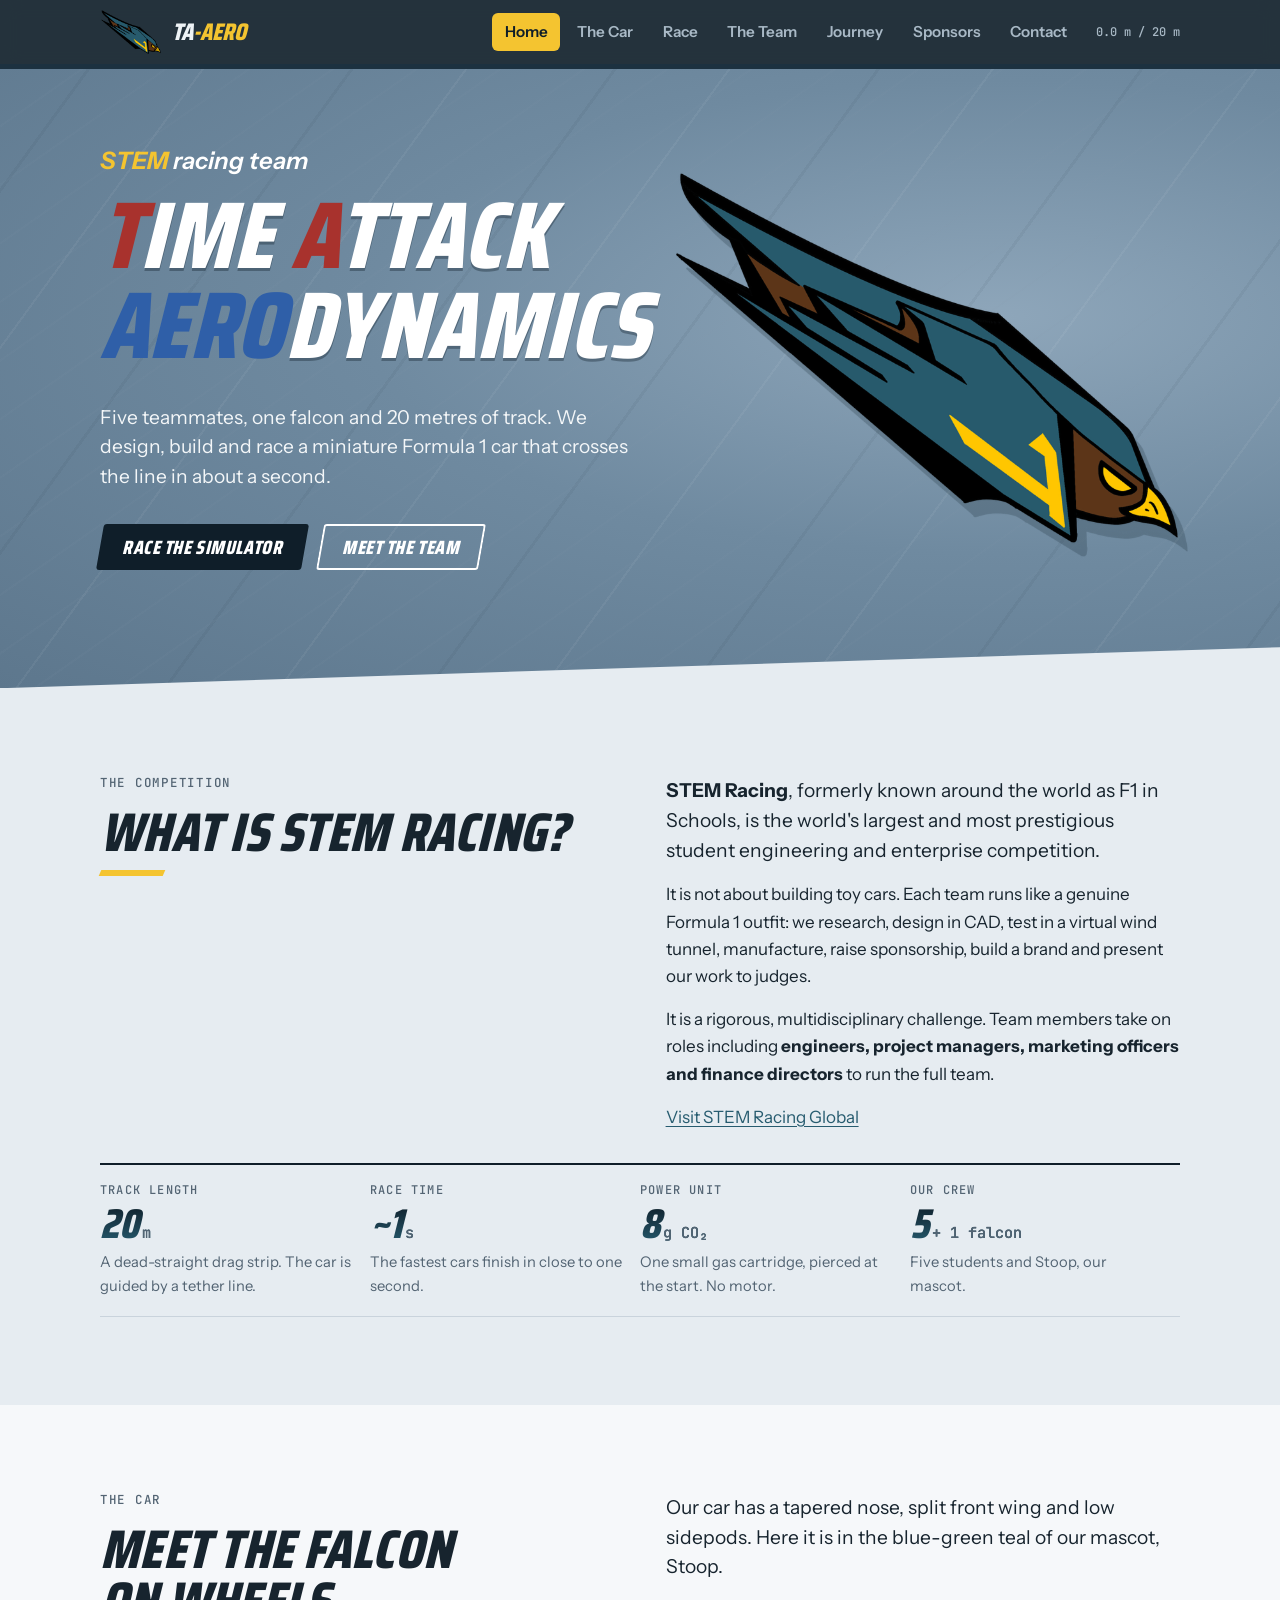
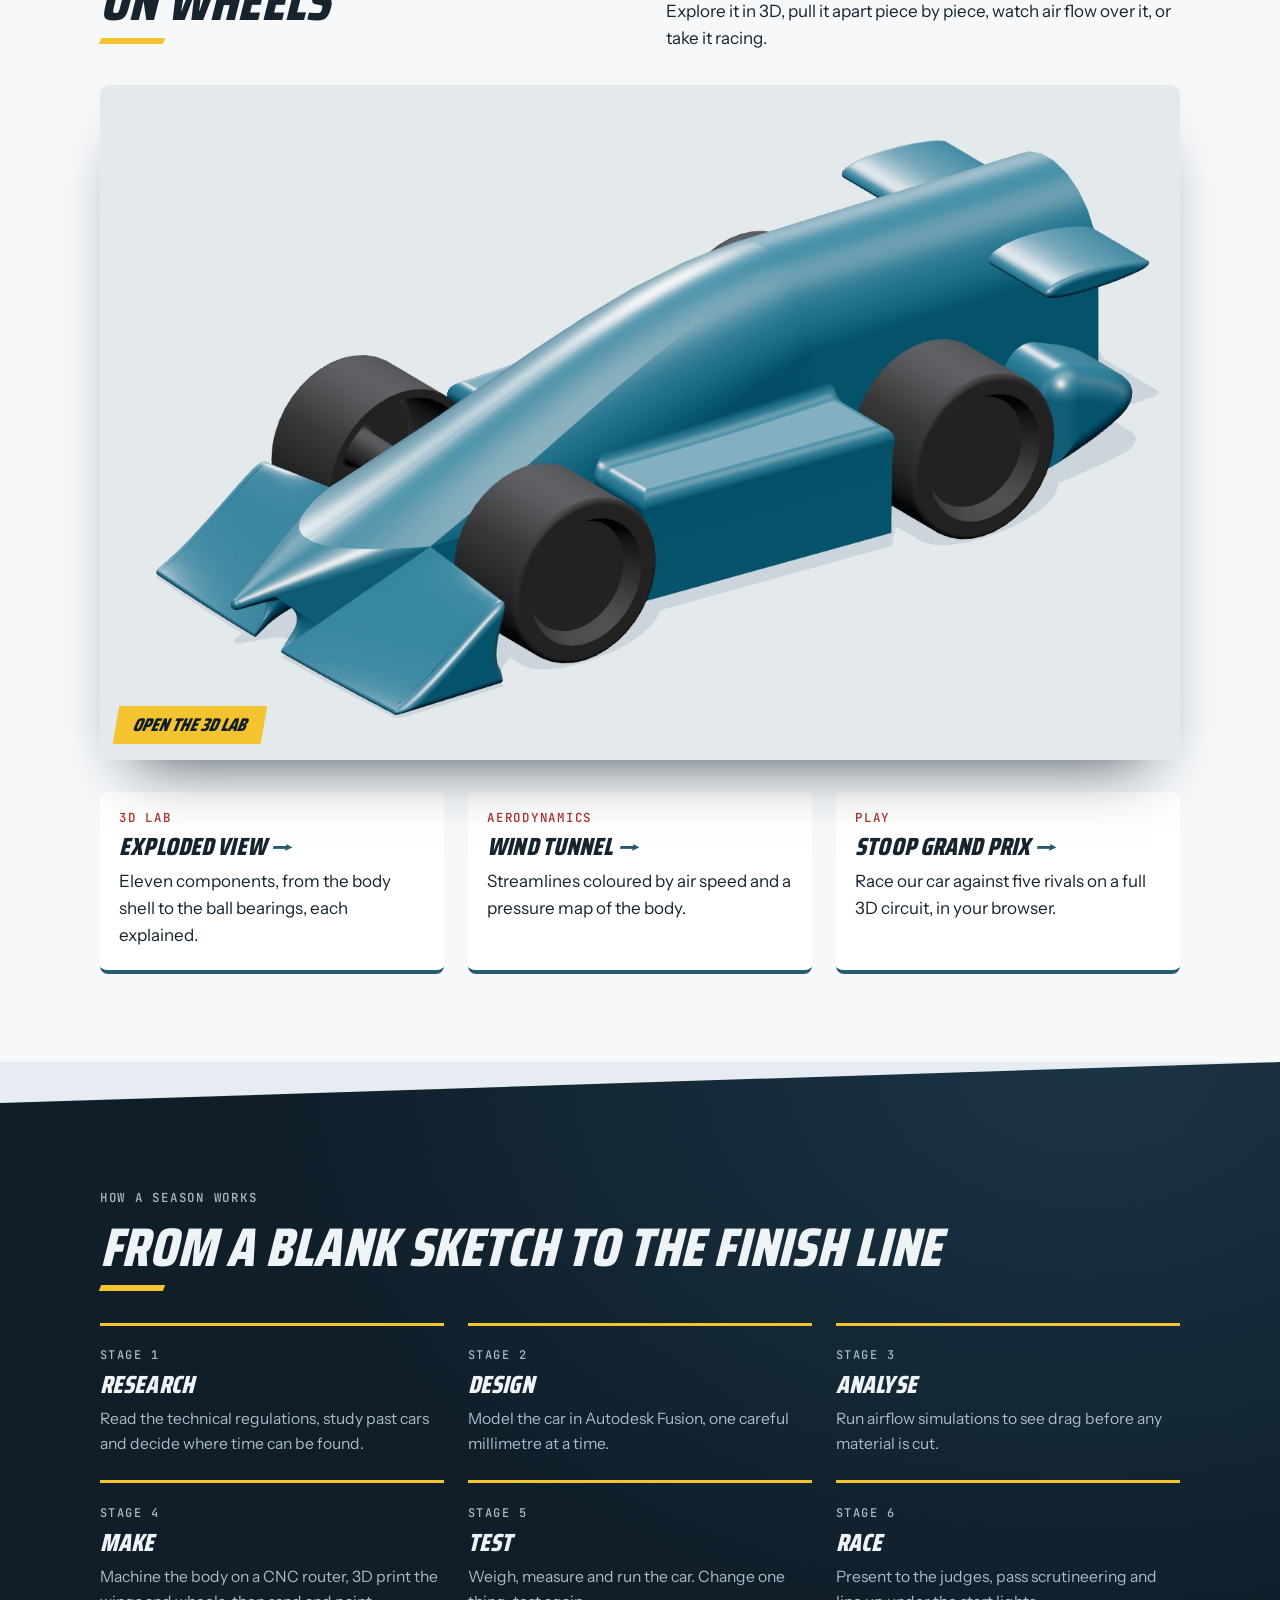
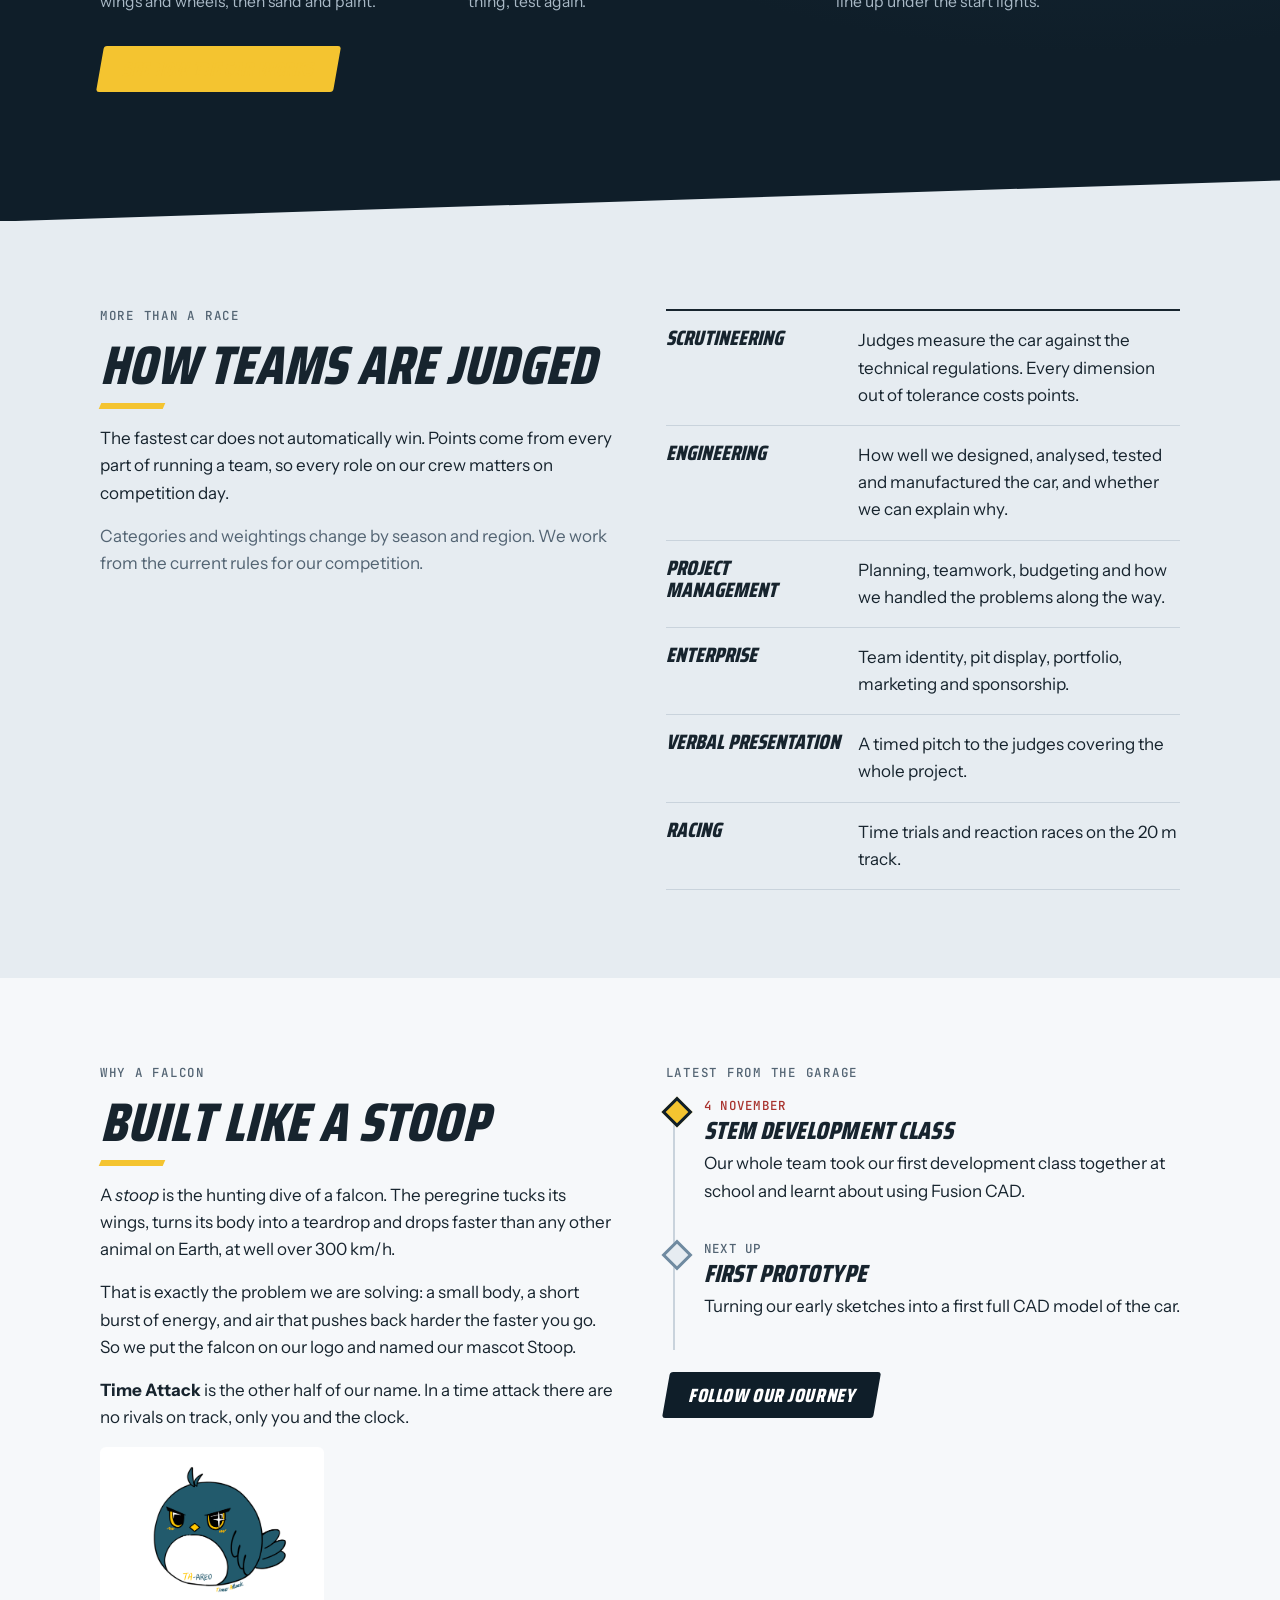
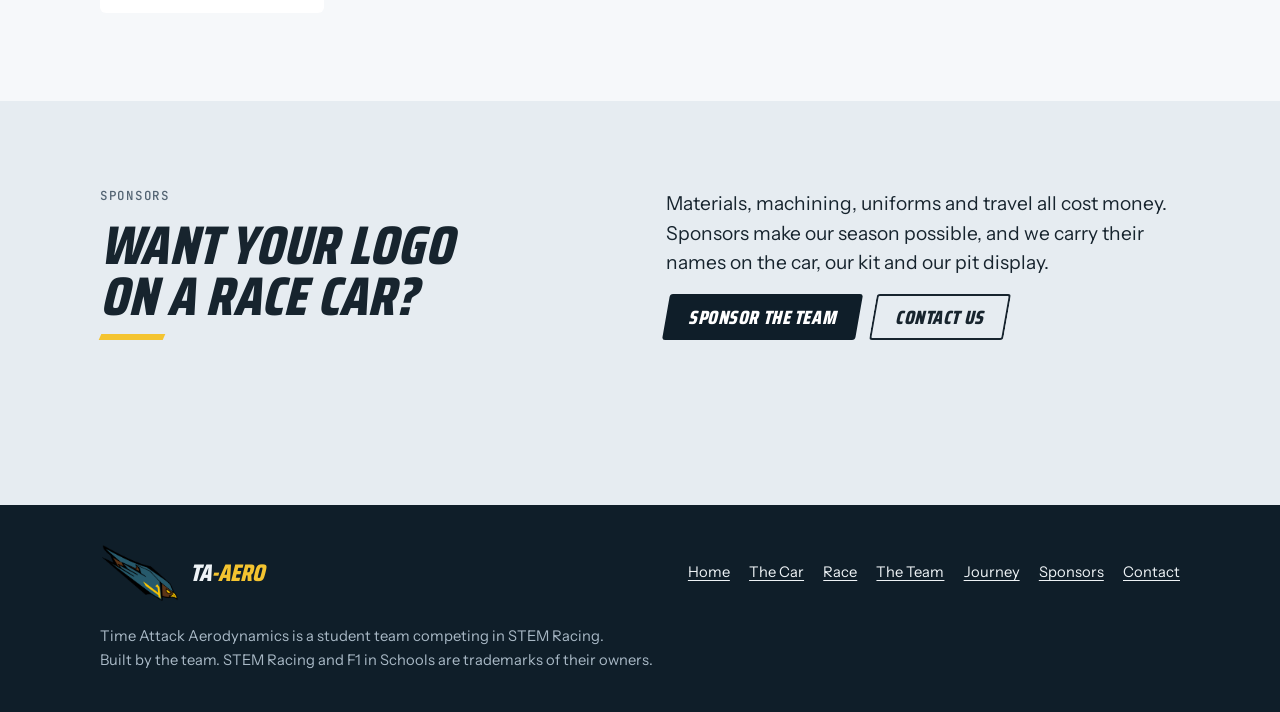
<file: index.html>
<!doctype html>
<html lang="en">
<head>
<meta charset="utf-8">
<meta name="viewport" content="width=device-width, initial-scale=1">
<title>TA-aero | Time Attack Aerodynamics</title>
<meta name="description" content="Time Attack Aerodynamics (TA-aero) is a high school STEM Racing team designing, building and racing a miniature CO2-powered F1 car.">
<link rel="icon" href="images/logo.png">
<link rel="preconnect" href="https://fonts.googleapis.com">
<link rel="stylesheet" href="https://fonts.googleapis.com/css2?family=Saira+Condensed:ital,wght@1,800&family=Instrument+Sans:ital,wght@0,400;0,600;0,700;1,600&family=JetBrains+Mono:wght@500&display=swap">
<link rel="stylesheet" href="css/style.css?v=8">
</head>
<body>
<header id="site-header"></header>

<main>
  <section class="hero">
    <div class="wrap">
      <div class="stack-lg">
        <div class="stack">
          <p class="tag"><b>STEM</b> racing team</p>
          <h1><span class="r">T</span>ime <span class="r">A</span>ttack <span class="b">Aero</span>dynamics</h1>
        </div>
        <p class="lede">Five teammates, one falcon and 20 metres of track. We design, build and race a miniature Formula 1 car that crosses the line in about a second.</p>
        <div class="btn-row">
          <a class="btn btn--dark" href="car.html#simulator"><span>Race the simulator</span></a>
          <a class="btn btn--ghost" href="team.html"><span>Meet the team</span></a>
        </div>
      </div>
      <img class="logo" src="images/falcon.png" alt="Stoop, the TA-aero falcon, in a dive">
    </div>
  </section>

  <section class="band">
    <div class="wrap stack-lg">
      <div class="split">
        <div class="stack">
          <p class="eyebrow">The competition</p>
          <h2>What is STEM Racing?</h2>
        </div>
        <div class="stack">
          <p class="lede"><strong>STEM Racing</strong>, formerly known around the world as F1 in Schools, is the world's largest and most prestigious student engineering and enterprise competition.</p>
          <p>It is not about building toy cars. Each team runs like a genuine Formula 1 outfit: we research, design in CAD, test in a virtual wind tunnel, manufacture, raise sponsorship, build a brand and present our work to judges.</p>
          <p>It is a rigorous, multidisciplinary challenge. Team members take on roles including <strong>engineers, project managers, marketing officers and finance directors</strong> to run the full team.</p>
          <p><a href="https://www.stemracing.com/" target="_blank" rel="noopener">Visit STEM Racing Global</a></p>
        </div>
      </div>

      <dl class="timing">
        <div><dt>Track length</dt><dd>20<small>m</small></dd><p>A dead-straight drag strip. The car is guided by a tether line.</p></div>
        <div><dt>Race time</dt><dd>~1<small>s</small></dd><p>The fastest cars finish in close to one second.</p></div>
        <div><dt>Power unit</dt><dd>8<small>g CO₂</small></dd><p>One small gas cartridge, pierced at the start. No motor.</p></div>
        <div><dt>Our crew</dt><dd>5<small>+ 1 falcon</small></dd><p>Five students and Stoop, our mascot.</p></div>
      </dl>
    </div>
  </section>

  <section class="band band--paper">
    <div class="wrap stack-lg">
      <div class="split">
        <div class="stack">
          <p class="eyebrow">The car</p>
          <h2>Meet the falcon on wheels</h2>
        </div>
        <div class="stack">
          <p class="lede">Our car has a tapered nose, split front wing and low sidepods. Here it is in the blue-green teal of our mascot, Stoop.</p>
          <p>Explore it in 3D, pull it apart piece by piece, watch air flow over it, or take it racing.</p>
        </div>
      </div>
      <a class="showcase" href="car.html#lab">
        <img src="images/car-v512.jpg" width="1440" height="900" alt="Three-quarter render of the TA-aero v5.12 CAD car in blue-green teal">
        <span class="showcase-tag">Open the 3D lab</span>
      </a>
      <div class="grid-3">
        <a class="feature" href="car.html#lab">
          <p class="eyebrow">3D lab</p>
          <h3>Exploded view</h3>
          <p>Eleven components, from the body shell to the ball bearings, each explained.</p>
        </a>
        <a class="feature" href="car.html#lab">
          <p class="eyebrow">Aerodynamics</p>
          <h3>Wind tunnel</h3>
          <p>Streamlines coloured by air speed and a pressure map of the body.</p>
        </a>
        <a class="feature" href="game.html">
          <p class="eyebrow">Play</p>
          <h3>Stoop Grand Prix</h3>
          <p>Race our car against five rivals on a full 3D circuit, in your browser.</p>
        </a>
      </div>
    </div>
  </section>

  <section class="band band--dark">
    <div class="wrap stack-lg">
      <div class="stack">
        <p class="eyebrow">How a season works</p>
        <h2>From a blank sketch to the finish line</h2>
      </div>
      <ol class="steps">
        <li><h3>Research</h3><p>Read the technical regulations, study past cars and decide where time can be found.</p></li>
        <li><h3>Design</h3><p>Model the car in Autodesk Fusion, one careful millimetre at a time.</p></li>
        <li><h3>Analyse</h3><p>Run airflow simulations to see drag before any material is cut.</p></li>
        <li><h3>Make</h3><p>Machine the body on a CNC router, 3D print the wings and wheels, then sand and paint.</p></li>
        <li><h3>Test</h3><p>Weigh, measure and run the car. Change one thing, test again.</p></li>
        <li><h3>Race</h3><p>Present to the judges, pass scrutineering and line up under the start lights.</p></li>
      </ol>
      <div class="btn-row"><a class="btn" href="car.html"><span>See how the car works</span></a></div>
    </div>
  </section>

  <section class="band">
    <div class="wrap split">
      <div class="stack">
        <p class="eyebrow">More than a race</p>
        <h2>How teams are judged</h2>
        <p>The fastest car does not automatically win. Points come from every part of running a team, so every role on our crew matters on competition day.</p>
        <p class="muted">Categories and weightings change by season and region. We work from the current rules for our competition.</p>
      </div>
      <ul class="rows">
        <li><b>Scrutineering</b><span>Judges measure the car against the technical regulations. Every dimension out of tolerance costs points.</span></li>
        <li><b>Engineering</b><span>How well we designed, analysed, tested and manufactured the car, and whether we can explain why.</span></li>
        <li><b>Project management</b><span>Planning, teamwork, budgeting and how we handled the problems along the way.</span></li>
        <li><b>Enterprise</b><span>Team identity, pit display, portfolio, marketing and sponsorship.</span></li>
        <li><b>Verbal presentation</b><span>A timed pitch to the judges covering the whole project.</span></li>
        <li><b>Racing</b><span>Time trials and reaction races on the 20 m track.</span></li>
      </ul>
    </div>
  </section>

  <section class="band band--paper">
    <div class="wrap split">
      <div class="stack">
        <p class="eyebrow">Why a falcon</p>
        <h2>Built like a stoop</h2>
        <p>A <em>stoop</em> is the hunting dive of a falcon. The peregrine tucks its wings, turns its body into a teardrop and drops faster than any other animal on Earth, at well over 300 km/h.</p>
        <p>That is exactly the problem we are solving: a small body, a short burst of energy, and air that pushes back harder the faster you go. So we put the falcon on our logo and named our mascot Stoop.</p>
        <p><strong>Time Attack</strong> is the other half of our name. In a time attack there are no rivals on track, only you and the clock.</p>
        <figure class="slot mascot-art mascot-art--small"><img src="images/team/stoop-mascot.png" alt="Stoop, the teal and yellow TA-aero mascot" width="1000" height="695" loading="lazy"></figure>
      </div>
      <div class="stack">
        <p class="eyebrow">Latest from the garage</p>
        <ol class="timeline">
          <li class="done">
            <p class="when"><b>4 November</b></p>
            <h3>STEM development class</h3>
            <p>Our whole team took our first development class together at school and learnt about using Fusion CAD.</p>
          </li>
          <li>
            <p class="when">Next up</p>
            <h3>First prototype</h3>
            <p>Turning our early sketches into a first full CAD model of the car.</p>
          </li>
        </ol>
        <div class="btn-row"><a class="btn btn--dark" href="journey.html"><span>Follow our journey</span></a></div>
      </div>
    </div>
  </section>

  <section class="band">
    <div class="wrap split">
      <div class="stack">
        <p class="eyebrow">Sponsors</p>
        <h2>Want your logo on a race car?</h2>
      </div>
      <div class="stack">
        <p class="lede">Materials, machining, uniforms and travel all cost money. Sponsors make our season possible, and we carry their names on the car, our kit and our pit display.</p>
        <div class="btn-row">
          <a class="btn btn--dark" href="sponsors.html"><span>Sponsor the team</span></a>
          <a class="btn btn--ghost" href="contact.html"><span>Contact us</span></a>
        </div>
      </div>
    </div>
  </section>
</main>

<footer id="site-footer"></footer>
<script src="js/site.js?v=5"></script>
</body>
</html>
</file>
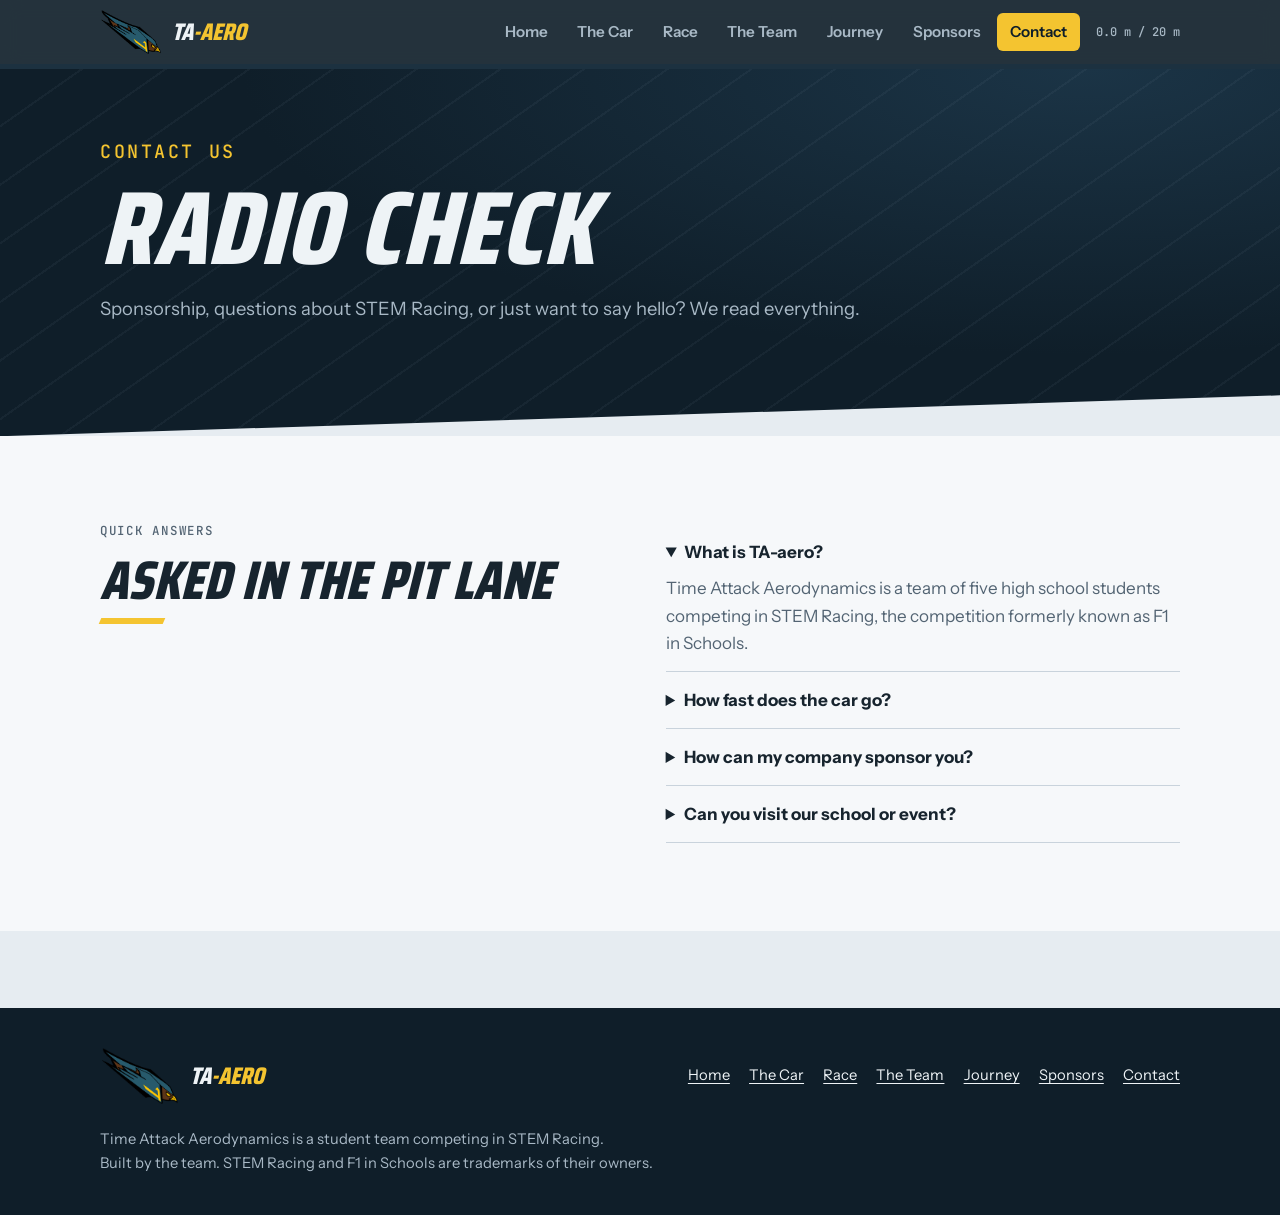
<file: contact.html>
<!doctype html>
<html lang="en">
<head>
<meta charset="utf-8">
<meta name="viewport" content="width=device-width, initial-scale=1">
<title>Contact | TA-aero</title>
<meta name="description" content="Get in touch with Time Attack Aerodynamics by email, WhatsApp or Instagram.">
<link rel="icon" href="images/logo.png">
<link rel="preconnect" href="https://fonts.googleapis.com">
<link rel="stylesheet" href="https://fonts.googleapis.com/css2?family=Saira+Condensed:ital,wght@1,800&family=Instrument+Sans:ital,wght@0,400;0,600;0,700;1,600&family=JetBrains+Mono:wght@500&display=swap">
<link rel="stylesheet" href="css/style.css?v=5">
</head>
<body>
<header id="site-header"></header>

<main>
  <section class="page-hero">
    <div class="wrap stack">
      <p class="eyebrow">Contact us</p>
      <h1>Radio check</h1>
      <p>Sponsorship, questions about STEM Racing, or just want to say hello? We read everything.</p>
    </div>
  </section>

  <section class="band" id="reach">
    <div class="wrap split">
      <div class="stack">
        <p class="eyebrow">Get in touch</p>
        <h2>Reach the team</h2>
        <p class="muted">We are students, so replies usually come after school hours.</p>
      </div>
      <div id="channels"></div>
    </div>
  </section>

  <section class="band band--paper">
    <div class="wrap split">
      <div class="stack">
        <p class="eyebrow">Quick answers</p>
        <h2>Asked in the pit lane</h2>
      </div>
      <div>
        <details open>
          <summary>What is TA-aero?</summary>
          <p>Time Attack Aerodynamics is a team of five high school students competing in STEM Racing, the competition formerly known as F1 in Schools.</p>
        </details>
        <details>
          <summary>How fast does the car go?</summary>
          <p>STEM Racing cars cover the 20 metre track in roughly one second, which means top speeds of around 70 to 80 km/h. Ours is still being designed, so we will post real numbers after our first track test.</p>
        </details>
        <details>
          <summary>How can my company sponsor you?</summary>
          <p>Get in touch with the team and our Finance Manager will reply with the details. You can also read more on the <a href="sponsors.html">Sponsors page</a>.</p>
        </details>
        <details>
          <summary>Can you visit our school or event?</summary>
          <p>We would love to show younger students what the competition is like. Ask us and we will check with our teachers.</p>
        </details>
      </div>
    </div>
  </section>
</main>

<footer id="site-footer"></footer>
<script src="js/site.js?v=5"></script>
<script>
  // Contact details come from CONFIG at the top of js/site.js. Only the ones that are filled in are shown.
  const list = [
    ["Email", CONFIG.email, v => "mailto:" + v, v => v],
    ["WhatsApp", CONFIG.whatsapp, v => "https://wa.me/" + v.replace(/\D/g, ""), v => v],
    ["Instagram", CONFIG.instagram, v => "https://instagram.com/" + v, v => "@" + v]
  ].filter(c => c[1]);
  if (list.length) {
    document.getElementById("channels").innerHTML = list.map(([name, val, href, show]) =>
      `<div class="channel"><b>${name}</b><a href="${href(val)}" target="_blank" rel="noopener"><span>${show(val)}</span></a></div>`).join("");
  } else {
    document.getElementById("reach").hidden = true;
  }
</script>
</body>
</html>
</file>
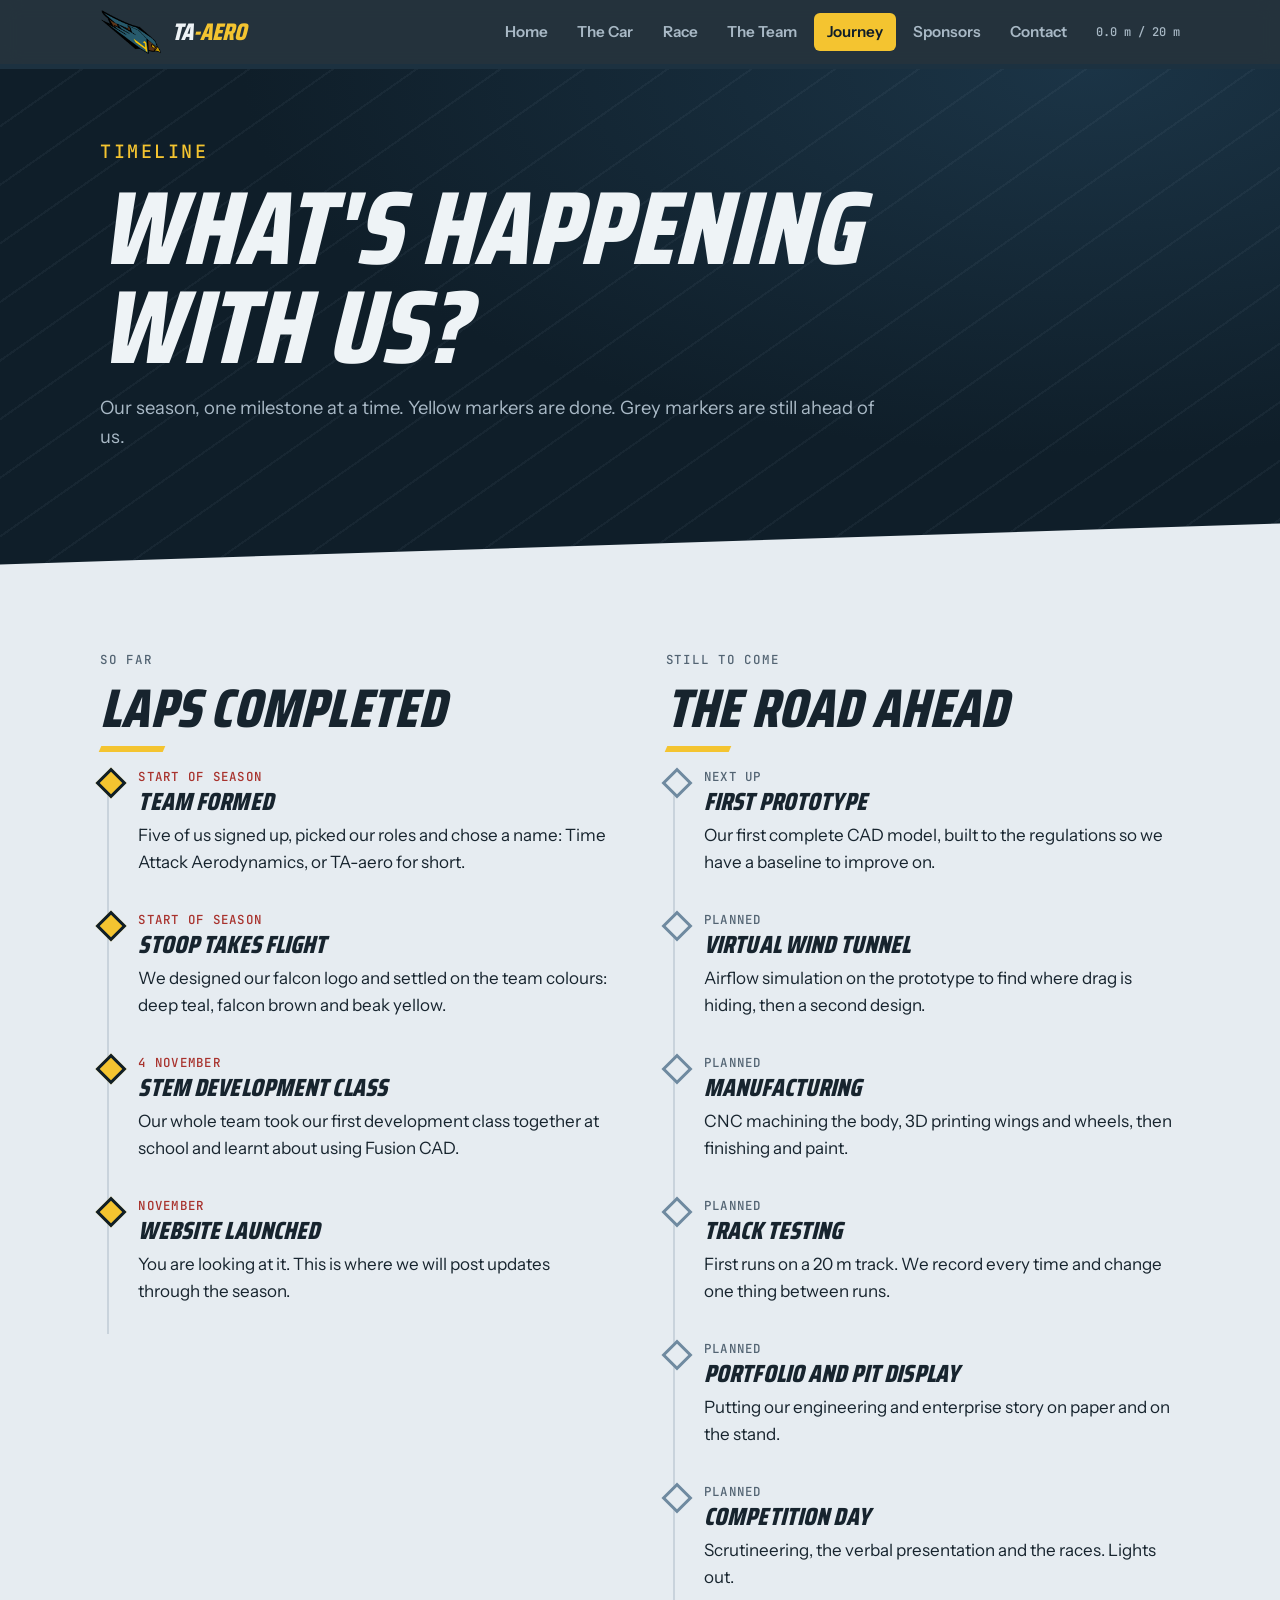
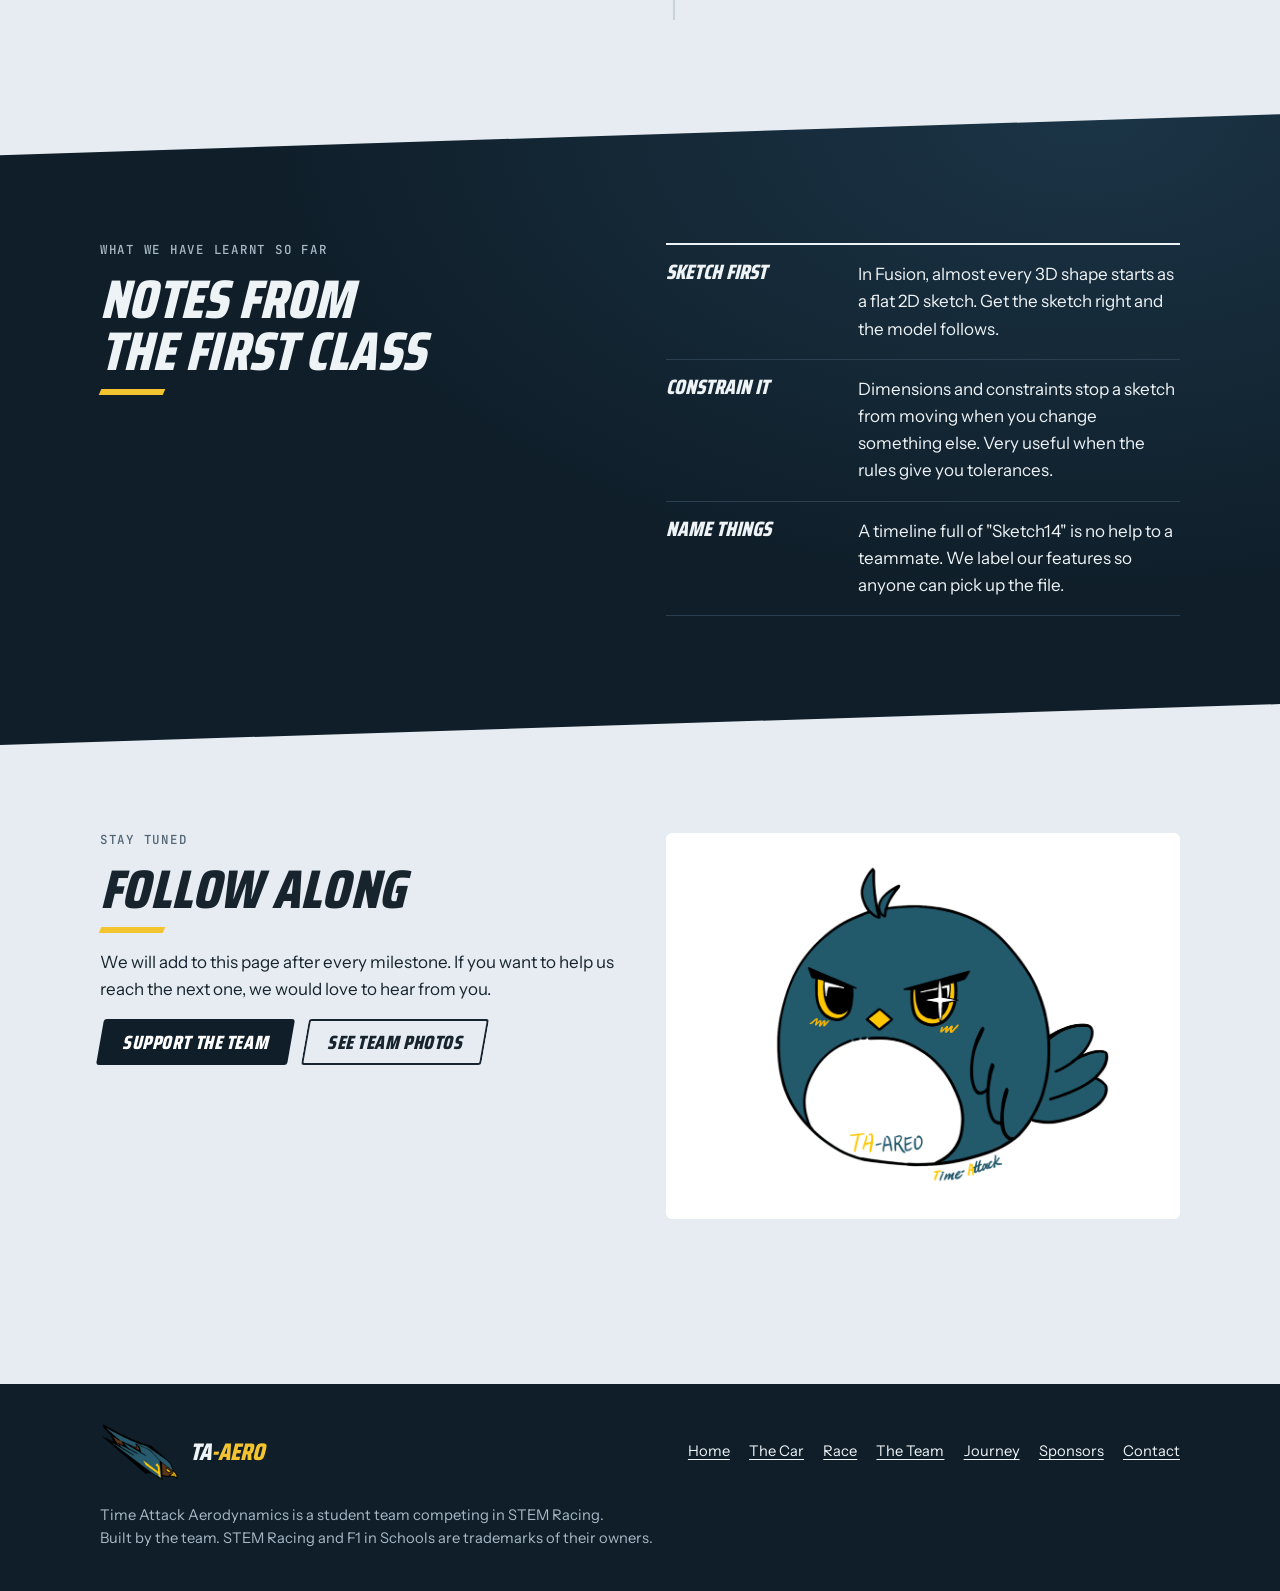
<file: journey.html>
<!doctype html>
<html lang="en">
<head>
<meta charset="utf-8">
<meta name="viewport" content="width=device-width, initial-scale=1">
<title>Our Journey | TA-aero</title>
<meta name="description" content="A timeline of what Time Attack Aerodynamics has done so far and what comes next in our STEM Racing season.">
<link rel="icon" href="images/logo.png">
<link rel="preconnect" href="https://fonts.googleapis.com">
<link rel="stylesheet" href="https://fonts.googleapis.com/css2?family=Saira+Condensed:ital,wght@1,800&family=Instrument+Sans:ital,wght@0,400;0,600;0,700;1,600&family=JetBrains+Mono:wght@500&display=swap">
<link rel="stylesheet" href="css/style.css?v=8">
</head>
<body>
<header id="site-header"></header>

<main>
  <section class="page-hero">
    <div class="wrap stack">
      <p class="eyebrow">Timeline</p>
      <h1>What's happening with us?</h1>
      <p>Our season, one milestone at a time. Yellow markers are done. Grey markers are still ahead of us.</p>
    </div>
  </section>

  <section class="band">
    <div class="wrap split">
      <div class="stack">
        <p class="eyebrow">So far</p>
        <h2>Laps completed</h2>
        <ol class="timeline">
          <li class="done">
            <p class="when"><b>Start of season</b></p>
            <h3>Team formed</h3>
            <p>Five of us signed up, picked our roles and chose a name: Time Attack Aerodynamics, or TA-aero for short.</p>
          </li>
          <li class="done">
            <p class="when"><b>Start of season</b></p>
            <h3>Stoop takes flight</h3>
            <p>We designed our falcon logo and settled on the team colours: deep teal, falcon brown and beak yellow.</p>
          </li>
          <li class="done">
            <p class="when"><b>4 November</b></p>
            <h3>STEM development class</h3>
            <p>Our whole team took our first development class together at school and learnt about using Fusion CAD.</p>
          </li>
          <li class="done">
            <p class="when"><b>November</b></p>
            <h3>Website launched</h3>
            <p>You are looking at it. This is where we will post updates through the season.</p>
          </li>
        </ol>
      </div>

      <div class="stack">
        <p class="eyebrow">Still to come</p>
        <h2>The road ahead</h2>
        <ol class="timeline">
          <li>
            <p class="when">Next up</p>
            <h3>First prototype</h3>
            <p>Our first complete CAD model, built to the regulations so we have a baseline to improve on.</p>
          </li>
          <li>
            <p class="when">Planned</p>
            <h3>Virtual wind tunnel</h3>
            <p>Airflow simulation on the prototype to find where drag is hiding, then a second design.</p>
          </li>
          <li>
            <p class="when">Planned</p>
            <h3>Manufacturing</h3>
            <p>CNC machining the body, 3D printing wings and wheels, then finishing and paint.</p>
          </li>
          <li>
            <p class="when">Planned</p>
            <h3>Track testing</h3>
            <p>First runs on a 20 m track. We record every time and change one thing between runs.</p>
          </li>
          <li>
            <p class="when">Planned</p>
            <h3>Portfolio and pit display</h3>
            <p>Putting our engineering and enterprise story on paper and on the stand.</p>
          </li>
          <li>
            <p class="when">Planned</p>
            <h3>Competition day</h3>
            <p>Scrutineering, the verbal presentation and the races. Lights out.</p>
          </li>
        </ol>
      </div>
    </div>
  </section>

  <section class="band band--dark">
    <div class="wrap split">
      <div class="stack">
        <p class="eyebrow">What we have learnt so far</p>
        <h2>Notes from the first class</h2>
      </div>
      <ul class="rows">
        <li><b>Sketch first</b><span>In Fusion, almost every 3D shape starts as a flat 2D sketch. Get the sketch right and the model follows.</span></li>
        <li><b>Constrain it</b><span>Dimensions and constraints stop a sketch from moving when you change something else. Very useful when the rules give you tolerances.</span></li>
        <li><b>Name things</b><span>A timeline full of "Sketch14" is no help to a teammate. We label our features so anyone can pick up the file.</span></li>
      </ul>
    </div>
  </section>

  <section class="band">
    <div class="wrap split">
      <div class="stack">
        <p class="eyebrow">Stay tuned</p>
        <h2>Follow along</h2>
        <p>We will add to this page after every milestone. If you want to help us reach the next one, we would love to hear from you.</p>
        <div class="btn-row">
          <a class="btn btn--dark" href="sponsors.html"><span>Support the team</span></a>
          <a class="btn btn--ghost" href="team.html"><span>See team photos</span></a>
        </div>
      </div>
      <figure class="slot slot--wide mascot-art"><img src="images/team/stoop-mascot.png" alt="Stoop, the teal and yellow TA-aero mascot" width="1000" height="695" loading="lazy"></figure>
    </div>
  </section>
</main>

<footer id="site-footer"></footer>
<script src="js/site.js?v=5"></script>
</body>
</html>
</file>
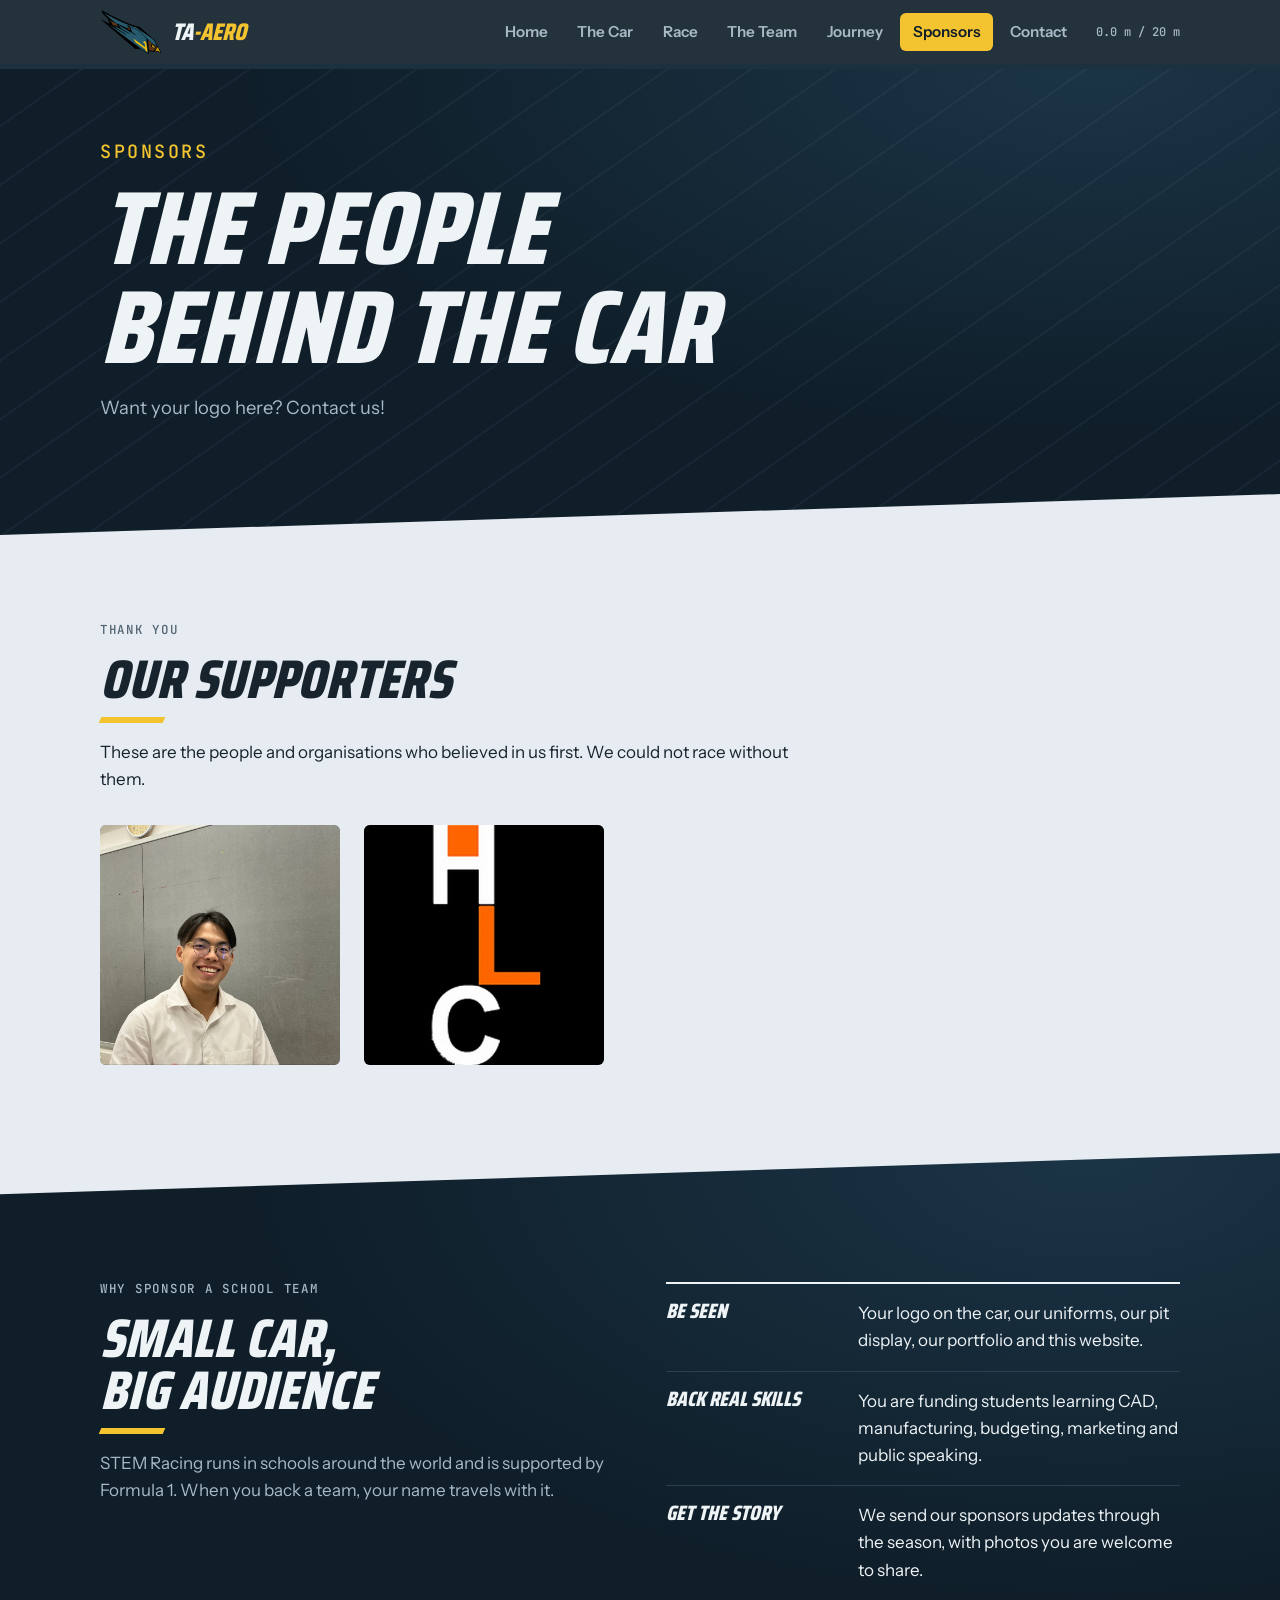
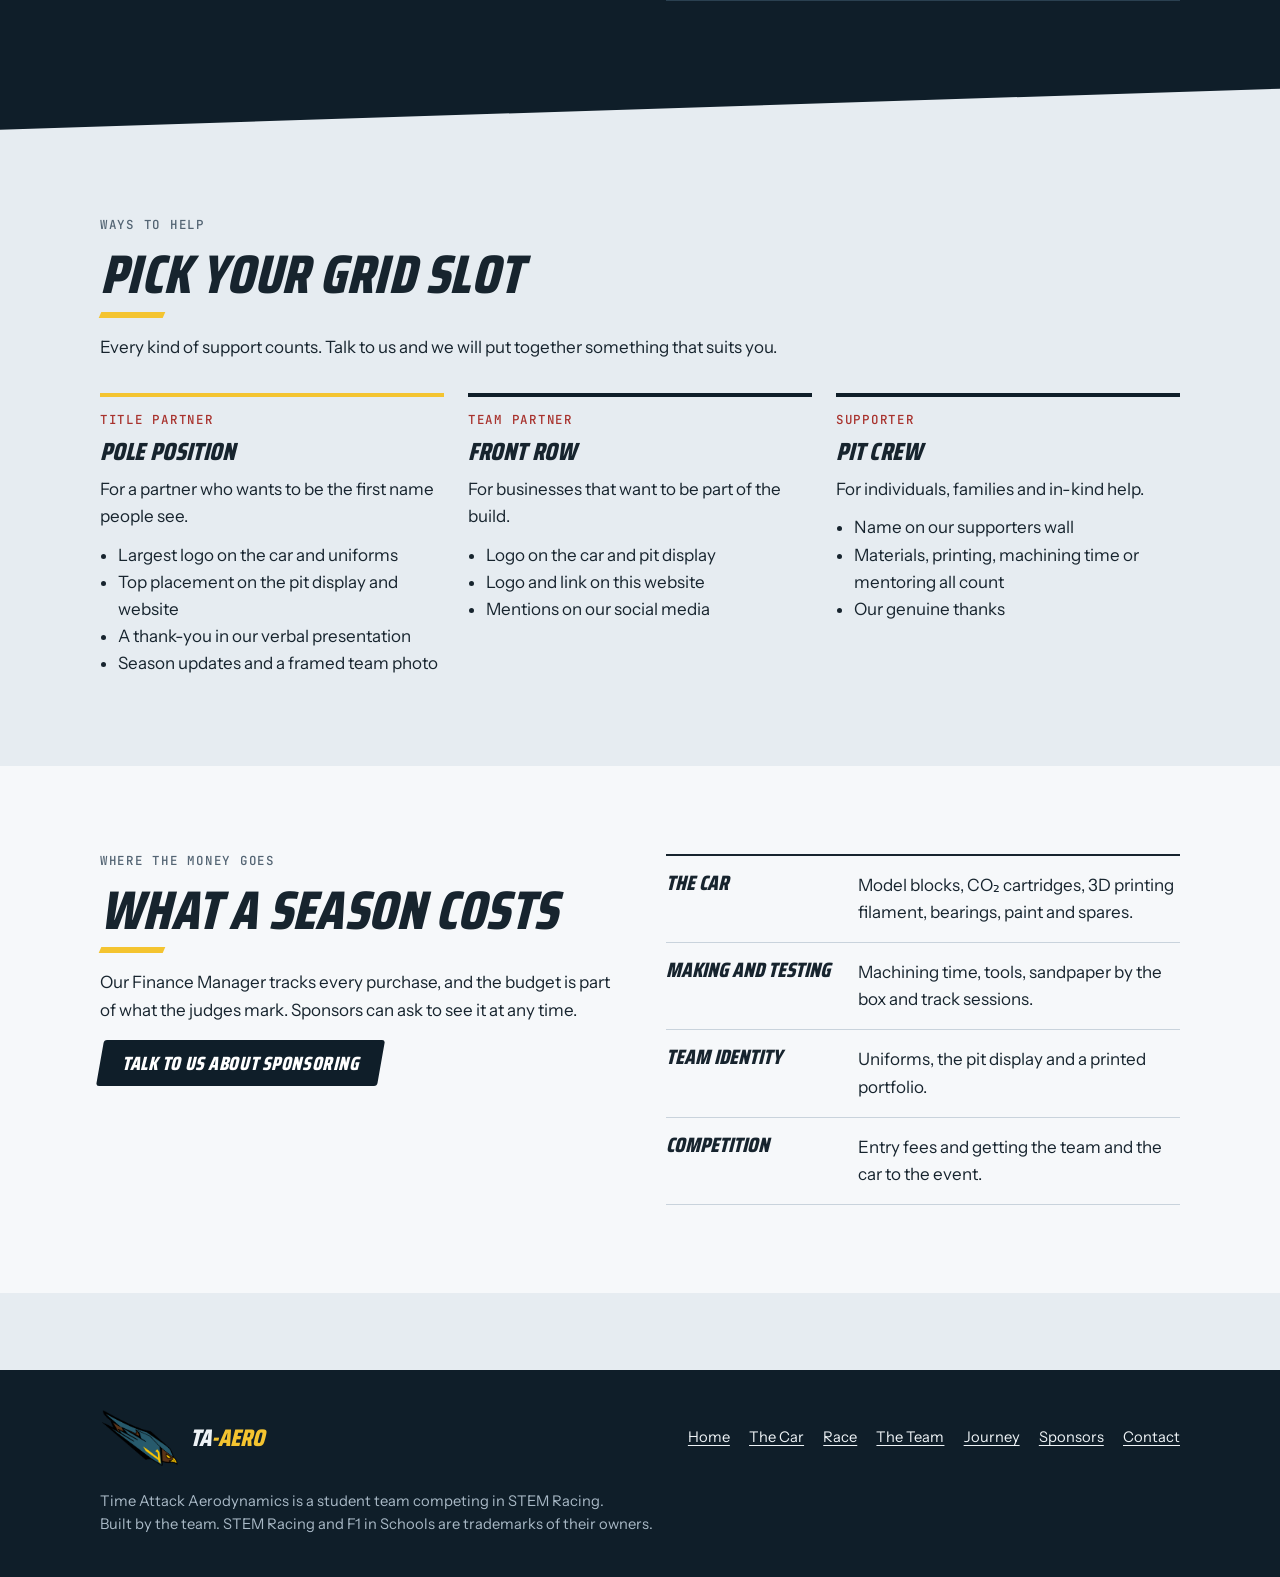
<file: sponsors.html>
<!doctype html>
<html lang="en">
<head>
<meta charset="utf-8">
<meta name="viewport" content="width=device-width, initial-scale=1">
<title>Sponsors | TA-aero</title>
<meta name="description" content="The supporters behind Time Attack Aerodynamics, and how your organisation can sponsor our STEM Racing team.">
<link rel="icon" href="images/logo.png">
<link rel="preconnect" href="https://fonts.googleapis.com">
<link rel="stylesheet" href="https://fonts.googleapis.com/css2?family=Saira+Condensed:ital,wght@1,800&family=Instrument+Sans:ital,wght@0,400;0,600;0,700;1,600&family=JetBrains+Mono:wght@500&display=swap">
<link rel="stylesheet" href="css/style.css?v=5">
<style>
  .sponsor-wall { display: grid; grid-template-columns: repeat(auto-fit, minmax(180px, 240px)); gap: 1.5rem; }
  .sponsor-wall .slot img { object-fit: contain; background: #000; }
  .sponsor-wall .slot.photo img { object-fit: cover; }
</style>
</head>
<body>
<header id="site-header"></header>

<main>
  <section class="page-hero">
    <div class="wrap stack">
      <p class="eyebrow">Sponsors</p>
      <h1>The people behind the car</h1>
      <p>Want your logo here? Contact us!</p>
    </div>
  </section>

  <section class="band">
    <div class="wrap stack-lg">
      <div class="stack">
        <p class="eyebrow">Thank you</p>
        <h2>Our supporters</h2>
        <p>These are the people and organisations who believed in us first. We could not race without them.</p>
      </div>
      <div class="sponsor-wall">
        <figure class="slot photo" data-src="images/sponsors/sponsor-1.jpg" data-label="S" data-alt="One of our supporters"></figure>
        <figure class="slot" data-src="images/sponsors/sponsor-2.png" data-label="S" data-alt="HLC logo"></figure>
      </div>
    </div>
  </section>

  <section class="band band--dark">
    <div class="wrap split">
      <div class="stack">
        <p class="eyebrow">Why sponsor a school team</p>
        <h2>Small car, big audience</h2>
        <p class="muted">STEM Racing runs in schools around the world and is supported by Formula 1. When you back a team, your name travels with it.</p>
      </div>
      <ul class="rows">
        <li><b>Be seen</b><span>Your logo on the car, our uniforms, our pit display, our portfolio and this website.</span></li>
        <li><b>Back real skills</b><span>You are funding students learning CAD, manufacturing, budgeting, marketing and public speaking.</span></li>
        <li><b>Get the story</b><span>We send our sponsors updates through the season, with photos you are welcome to share.</span></li>
      </ul>
    </div>
  </section>

  <section class="band">
    <div class="wrap stack-lg">
      <div class="stack">
        <p class="eyebrow">Ways to help</p>
        <h2>Pick your grid slot</h2>
        <p>Every kind of support counts. Talk to us and we will put together something that suits you.</p>
      </div>
      <div class="grid-3">
        <article class="tier">
          <p class="eyebrow">Title partner</p>
          <h3>Pole position</h3>
          <p>For a partner who wants to be the first name people see.</p>
          <ul>
            <li>Largest logo on the car and uniforms</li>
            <li>Top placement on the pit display and website</li>
            <li>A thank-you in our verbal presentation</li>
            <li>Season updates and a framed team photo</li>
          </ul>
        </article>
        <article class="tier">
          <p class="eyebrow">Team partner</p>
          <h3>Front row</h3>
          <p>For businesses that want to be part of the build.</p>
          <ul>
            <li>Logo on the car and pit display</li>
            <li>Logo and link on this website</li>
            <li>Mentions on our social media</li>
          </ul>
        </article>
        <article class="tier">
          <p class="eyebrow">Supporter</p>
          <h3>Pit crew</h3>
          <p>For individuals, families and in-kind help.</p>
          <ul>
            <li>Name on our supporters wall</li>
            <li>Materials, printing, machining time or mentoring all count</li>
            <li>Our genuine thanks</li>
          </ul>
        </article>
      </div>
    </div>
  </section>

  <section class="band band--paper">
    <div class="wrap split">
      <div class="stack">
        <p class="eyebrow">Where the money goes</p>
        <h2>What a season costs</h2>
        <p>Our Finance Manager tracks every purchase, and the budget is part of what the judges mark. Sponsors can ask to see it at any time.</p>
        <div class="btn-row"><a class="btn btn--dark" href="contact.html"><span>Talk to us about sponsoring</span></a></div>
      </div>
      <ul class="rows">
        <li><b>The car</b><span>Model blocks, CO₂ cartridges, 3D printing filament, bearings, paint and spares.</span></li>
        <li><b>Making and testing</b><span>Machining time, tools, sandpaper by the box and track sessions.</span></li>
        <li><b>Team identity</b><span>Uniforms, the pit display and a printed portfolio.</span></li>
        <li><b>Competition</b><span>Entry fees and getting the team and the car to the event.</span></li>
      </ul>
    </div>
  </section>
</main>

<footer id="site-footer"></footer>
<script src="js/site.js?v=5"></script>
</body>
</html>
</file>
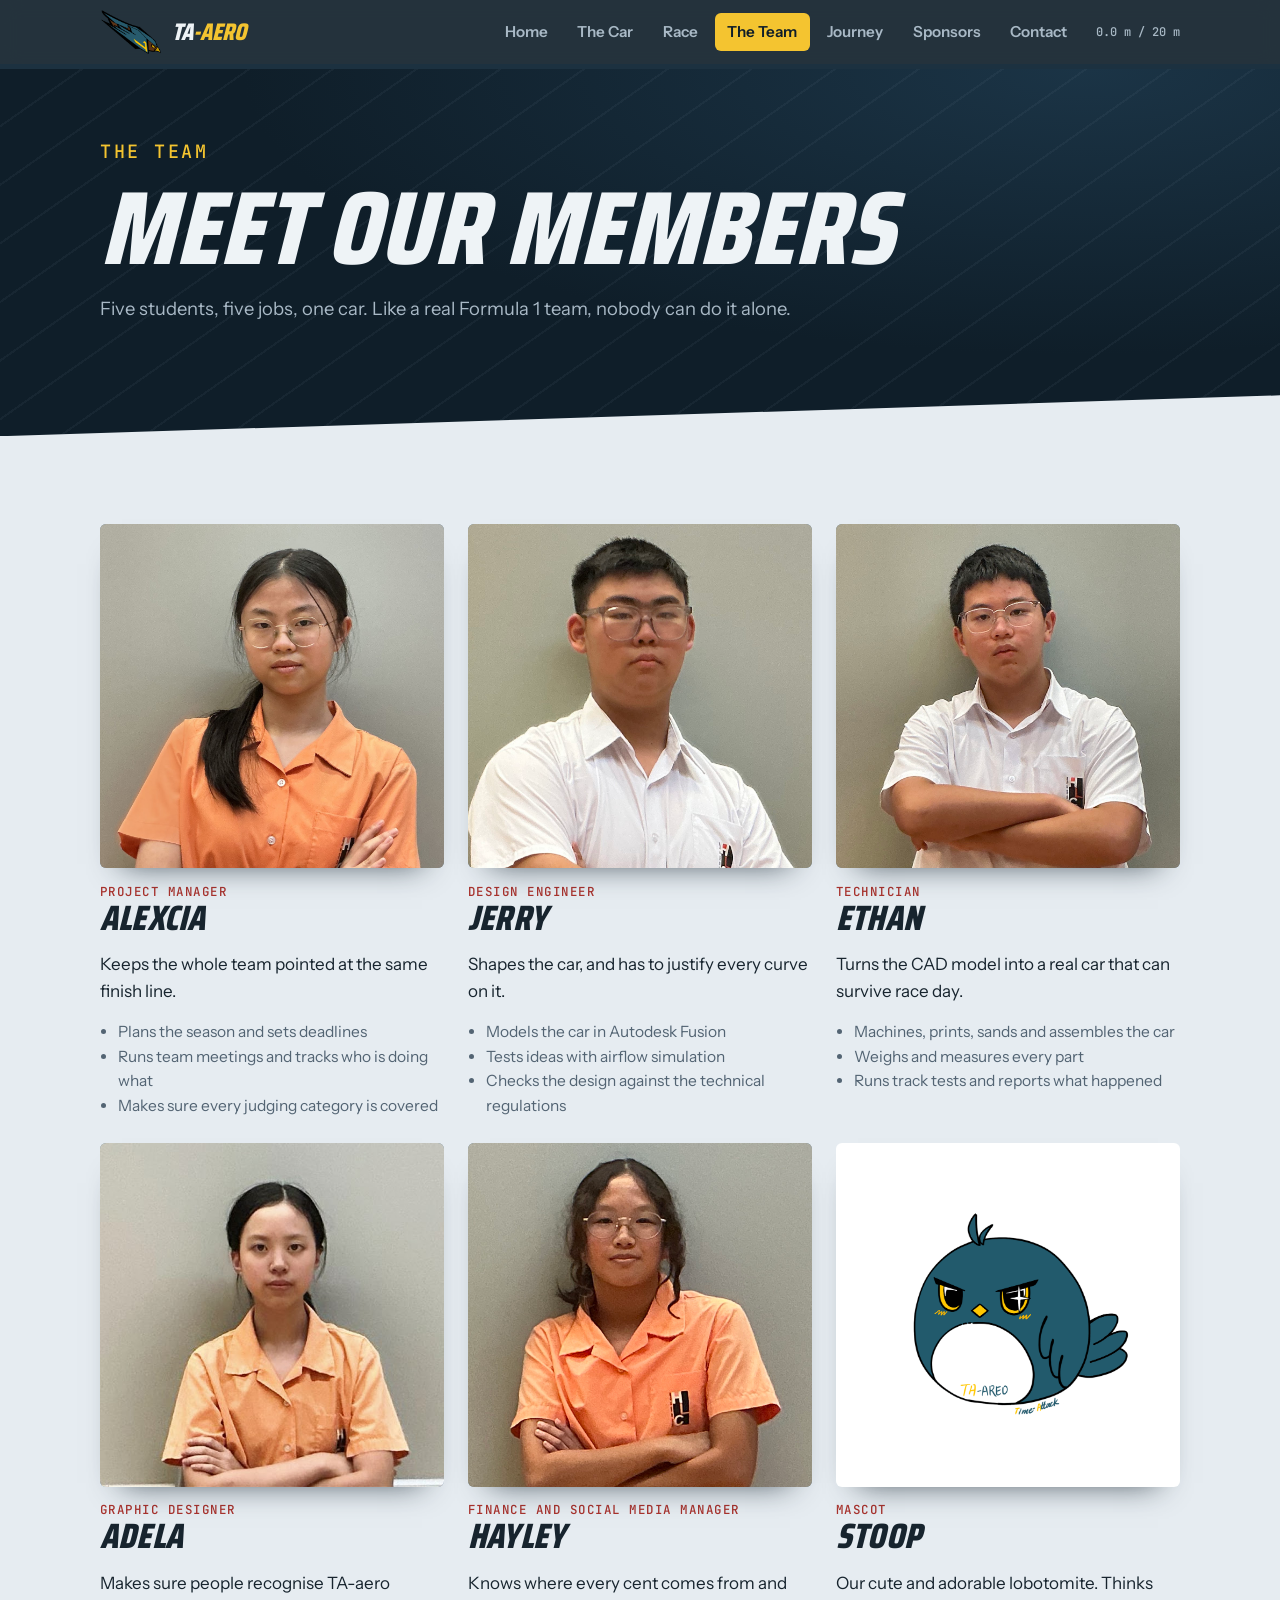
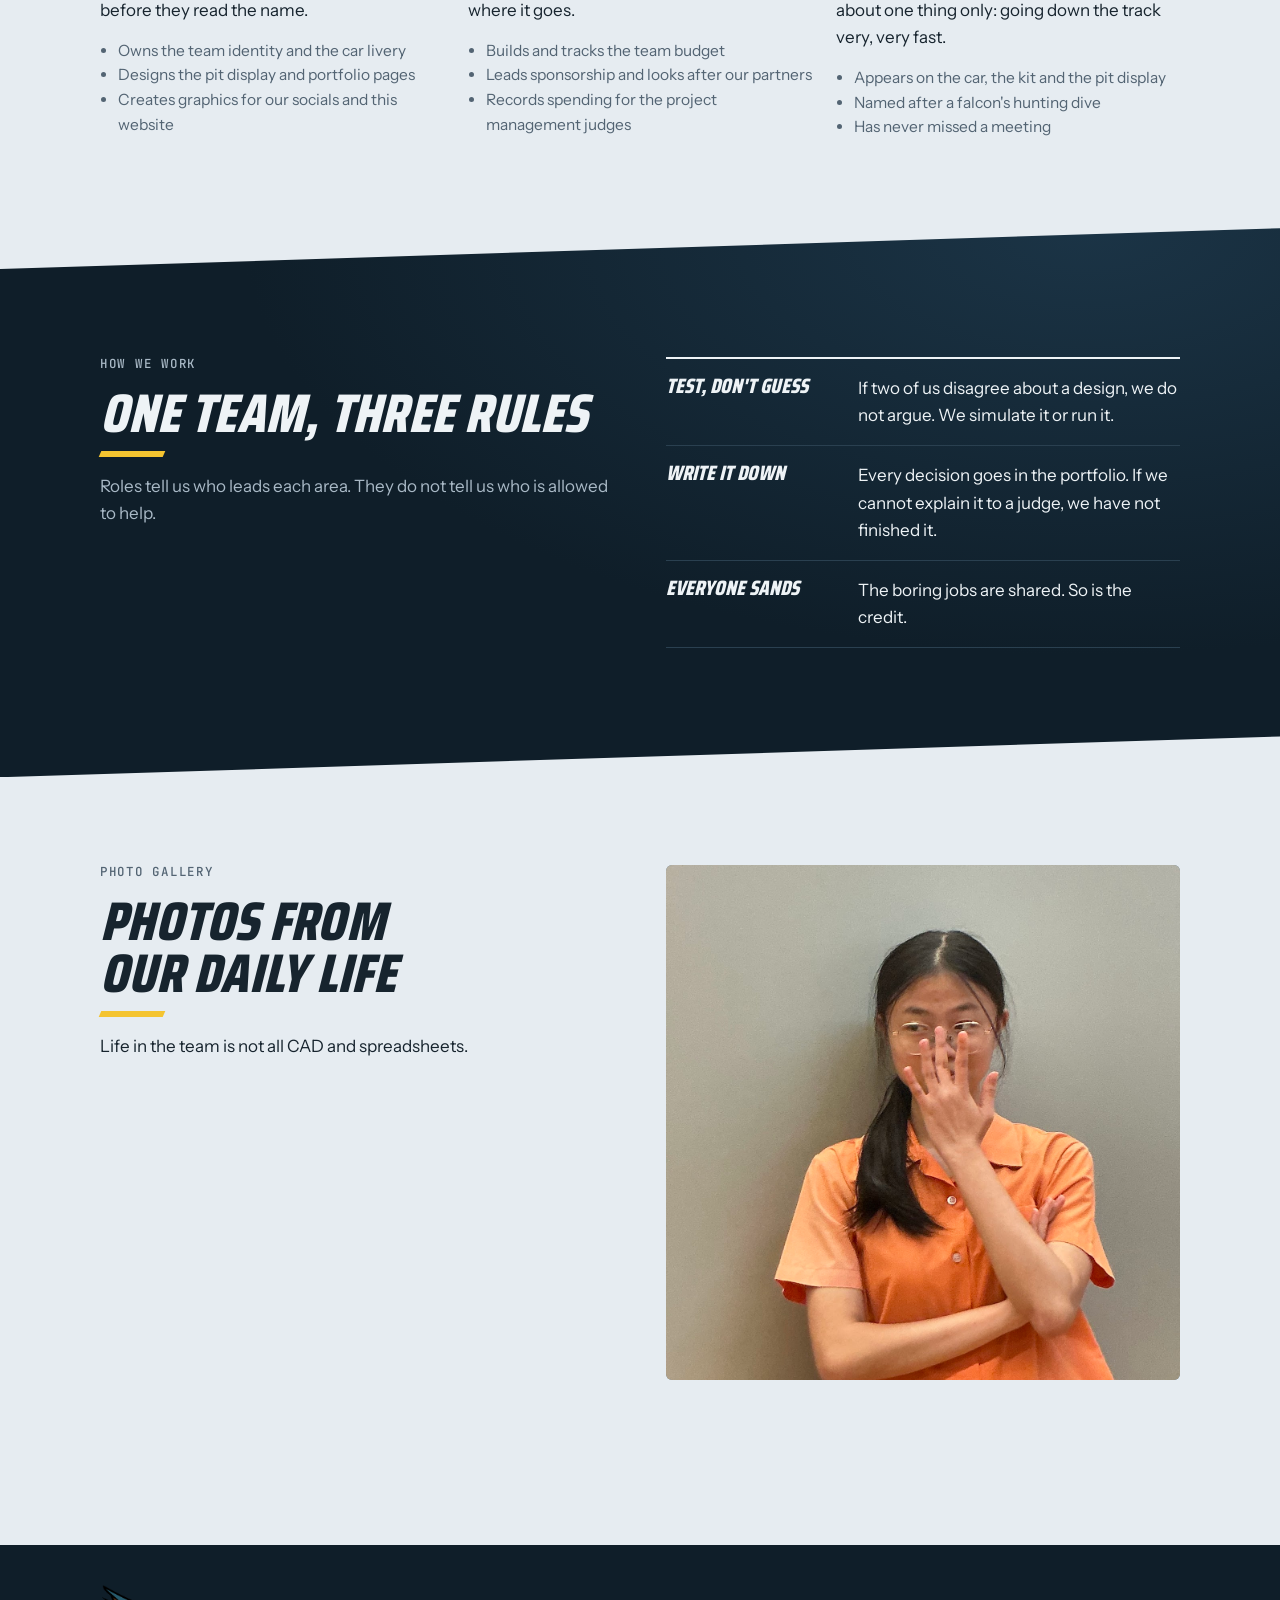
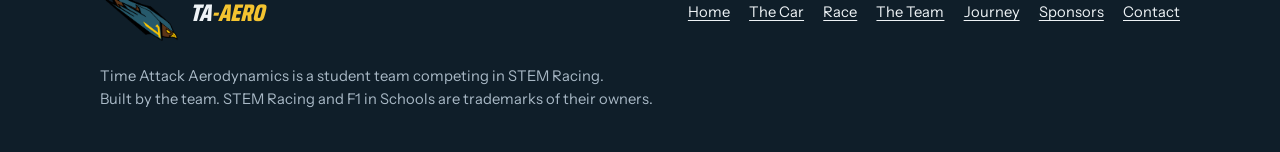
<file: team.html>
<!doctype html>
<html lang="en">
<head>
<meta charset="utf-8">
<meta name="viewport" content="width=device-width, initial-scale=1">
<title>The Team | TA-aero</title>
<meta name="description" content="Meet the members of Time Attack Aerodynamics and the roles they play in our STEM Racing team.">
<link rel="icon" href="images/logo.png">
<link rel="preconnect" href="https://fonts.googleapis.com">
<link rel="stylesheet" href="https://fonts.googleapis.com/css2?family=Saira+Condensed:ital,wght@1,800&family=Instrument+Sans:ital,wght@0,400;0,600;0,700;1,600&family=JetBrains+Mono:wght@500&display=swap">
<link rel="stylesheet" href="css/style.css?v=8">
</head>
<body>
<header id="site-header"></header>

<main>
  <section class="page-hero">
    <div class="wrap stack">
      <p class="eyebrow">The team</p>
      <h1>Meet our members</h1>
      <p>Five students, five jobs, one car. Like a real Formula 1 team, nobody can do it alone.</p>
    </div>
  </section>

  <section class="band">
    <div class="wrap">
      <div class="grid-3">
        <article class="member">
          <figure class="slot" data-src="images/team/alexcia.jpg" data-label="Alexcia" data-alt="Alexcia, Project Manager"></figure>
          <div>
            <p class="role">Project Manager</p>
            <h3>Alexcia</h3>
          </div>
          <p>Keeps the whole team pointed at the same finish line.</p>
          <ul>
            <li>Plans the season and sets deadlines</li>
            <li>Runs team meetings and tracks who is doing what</li>
            <li>Makes sure every judging category is covered</li>
          </ul>
        </article>

        <article class="member">
          <figure class="slot" data-src="images/team/jerry.jpg" data-label="Jerry" data-alt="Jerry, Design Engineer"></figure>
          <div>
            <p class="role">Design Engineer</p>
            <h3>Jerry</h3>
          </div>
          <p>Shapes the car, and has to justify every curve on it.</p>
          <ul>
            <li>Models the car in Autodesk Fusion</li>
            <li>Tests ideas with airflow simulation</li>
            <li>Checks the design against the technical regulations</li>
          </ul>
        </article>

        <article class="member">
          <figure class="slot" data-src="images/team/ethan.jpg" data-label="Ethan" data-alt="Ethan, Technician"></figure>
          <div>
            <p class="role">Technician</p>
            <h3>Ethan</h3>
          </div>
          <p>Turns the CAD model into a real car that can survive race day.</p>
          <ul>
            <li>Machines, prints, sands and assembles the car</li>
            <li>Weighs and measures every part</li>
            <li>Runs track tests and reports what happened</li>
          </ul>
        </article>

        <article class="member">
          <figure class="slot" data-src="images/team/adela.jpg" data-label="Adela" data-alt="Adela, Graphic Designer"></figure>
          <div>
            <p class="role">Graphic Designer</p>
            <h3>Adela</h3>
          </div>
          <p>Makes sure people recognise TA-aero before they read the name.</p>
          <ul>
            <li>Owns the team identity and the car livery</li>
            <li>Designs the pit display and portfolio pages</li>
            <li>Creates graphics for our socials and this website</li>
          </ul>
        </article>

        <article class="member">
          <figure class="slot" data-src="images/team/hayley.jpg" data-label="Hayley" data-alt="Hayley, Finance and Social media Manager"></figure>
          <div>
            <p class="role">Finance and Social media Manager</p>
            <h3>Hayley</h3>
          </div>
          <p>Knows where every cent comes from and where it goes.</p>
          <ul>
            <li>Builds and tracks the team budget</li>
            <li>Leads sponsorship and looks after our partners</li>
            <li>Records spending for the project management judges</li>
          </ul>
        </article>

        <article class="member member--mascot">
          <figure class="slot mascot-art"><img src="images/team/stoop-mascot.png" alt="Stoop, the teal and yellow TA-aero mascot" width="1000" height="695" loading="lazy"></figure>
          <div>
            <p class="role">Mascot</p>
            <h3>Stoop</h3>
          </div>
          <p>Our cute and adorable lobotomite. Thinks about one thing only: going down the track very, very fast.</p>
          <ul>
            <li>Appears on the car, the kit and the pit display</li>
            <li>Named after a falcon's hunting dive</li>
            <li>Has never missed a meeting</li>
          </ul>
        </article>
      </div>
    </div>
  </section>

  <section class="band band--dark">
    <div class="wrap split">
      <div class="stack">
        <p class="eyebrow">How we work</p>
        <h2>One team, three rules</h2>
        <p class="muted">Roles tell us who leads each area. They do not tell us who is allowed to help.</p>
      </div>
      <ul class="rows">
        <li><b>Test, don't guess</b><span>If two of us disagree about a design, we do not argue. We simulate it or run it.</span></li>
        <li><b>Write it down</b><span>Every decision goes in the portfolio. If we cannot explain it to a judge, we have not finished it.</span></li>
        <li><b>Everyone sands</b><span>The boring jobs are shared. So is the credit.</span></li>
      </ul>
    </div>
  </section>

  <section class="band">
    <div class="wrap split">
      <div class="stack">
        <p class="eyebrow">Photo gallery</p>
        <h2>Photos from our daily life</h2>
        <p>Life in the team is not all CAD and spreadsheets.</p>
      </div>
      <figure class="slot" data-src="images/gallery/photo-1.jpg" data-label="1" data-alt="A team member at school"></figure>
    </div>
  </section>
</main>

<footer id="site-footer"></footer>
<script src="js/site.js?v=5"></script>
</body>
</html>
</file>
<file: css/style.css>
/* TA-aero — Time Attack Aerodynamics
   Layout idea: everything leans at the angle of a falcon's stoop (the dive in our logo).
   Dark "pit garage" bands cut diagonally into pale slate pages; data is set in mono like a timing screen. */
:root {
  --ink: #0f1e29;        /* garage dark */
  --navy: #265b6f;       /* falcon body */
  --navy-2: #37708f;     /* falcon highlight */
  --slate: #6f8aa0;      /* logo background */
  --mist: #e6ecf1;       /* page background */
  --paper: #f6f8fa;      /* raised surfaces */
  --line: #c9d3dc;
  --yellow: #f4c430;     /* beak + chevron */
  --red: #a8322d;        /* "Time Attack" lettering */
  --brown: #5c3b23;      /* falcon head */
  --text: #17242e;
  --muted: #536473;
  --on-dark: #eef3f6;
  --on-dark-muted: #a9b9c6;

  --display: "Saira Condensed", "Arial Narrow", "Helvetica Neue", sans-serif;
  --body: "Instrument Sans", "Segoe UI", Helvetica, Arial, sans-serif;
  --mono: "JetBrains Mono", ui-monospace, Menlo, Consolas, monospace;

  --slant: 3.2vw;
  --radius: 6px;
}

* { box-sizing: border-box; }
html { scroll-behavior: smooth; }
body {
  margin: 0;
  background: var(--mist);
  color: var(--text);
  font: 17px/1.6 var(--body);
  -webkit-font-smoothing: antialiased;
}
img, svg, canvas { max-width: 100%; display: block; }
a { color: var(--navy); text-underline-offset: 3px; }
a:hover { color: var(--red); }
:focus-visible { outline: 3px solid var(--yellow); outline-offset: 3px; }
[hidden] { display: none !important; }

.wrap {
  width: 100%;
  max-width: 1120px;
  margin-inline: auto;
  padding-left: max(20px, env(safe-area-inset-left, 0px));
  padding-right: max(20px, env(safe-area-inset-right, 0px));
}

/* ---------- Type ---------- */
h1, h2, h3 {
  font-family: var(--display);
  font-style: italic;
  font-weight: 800;
  text-transform: uppercase;
  line-height: 0.95;
  letter-spacing: 0.005em;
  margin: 0;
  text-wrap: balance;
}
h1 { font-size: clamp(3rem, 9vw, 6.5rem); }
h2 { font-size: clamp(2.1rem, 5vw, 3.4rem); }
h3 { font-size: 1.55rem; line-height: 1.05; }
p { margin: 0; max-width: 65ch; }
.eyebrow {
  font: 500 0.78rem/1.2 var(--mono);
  letter-spacing: 0.14em;
  text-transform: uppercase;
  color: var(--muted);
}
.lede { font-size: 1.2rem; line-height: 1.55; }
.stack { display: flex; flex-direction: column; gap: 1rem; }
.stack-lg { display: flex; flex-direction: column; gap: 2rem; }

/* ---------- Header ---------- */
#site-header {
  position: sticky; top: 0; z-index: 50;
  background: var(--ink);
  color: var(--on-dark);
}
.bar { display: flex; align-items: center; gap: 1rem; min-height: 64px; }
.brand {
  display: flex; align-items: center; gap: 0.6rem;
  color: var(--on-dark); text-decoration: none;
  font: italic 800 1.5rem/1 var(--display); text-transform: uppercase;
}
.brand:hover { color: var(--yellow); }
.brand .logo { width: 62px; height: 44px; object-fit: contain; }
.brand em { color: var(--yellow); font-style: inherit; }
.nav { display: flex; gap: 0.25rem; margin-left: auto; }
.nav a {
  color: var(--on-dark-muted); text-decoration: none;
  font: 600 0.95rem/1 var(--body);
  padding: 0.7rem 0.8rem; border-radius: var(--radius);
}
.nav a:hover { color: var(--on-dark); }
.nav a[aria-current="page"] { color: var(--ink); background: var(--yellow); }
.menu-btn {
  display: none; margin-left: auto;
  background: none; border: 1px solid #3a4d5c; color: var(--on-dark);
  font: 600 0.9rem var(--body); padding: 0.55rem 0.8rem; border-radius: var(--radius); cursor: pointer;
}
/* scroll progress drawn as the 20 m track */
.track-progress { position: relative; height: 5px; background: #1c3140; }
.track-progress i { display: block; height: 100%; width: 0; background: var(--yellow); }
.track-readout {
  font: 500 0.75rem var(--mono); color: var(--on-dark-muted);
  min-width: 9ch; text-align: right;
}
@media (max-width: 860px) {
  .menu-btn { display: block; }
  .track-readout { display: none; }
  .nav {
    display: none; position: absolute; left: 0; right: 0; top: 64px;
    flex-direction: column; background: var(--ink); padding: 0.5rem 20px 1rem;
    border-bottom: 3px solid var(--yellow);
  }
  .nav.open { display: flex; }
  .nav a { padding: 0.9rem 0.6rem; font-size: 1.05rem; }
}

/* ---------- Bands ---------- */
.band { padding-block: clamp(3rem, 7vw, 5.5rem); }
.band--dark {
  background: var(--ink); color: var(--on-dark);
  clip-path: polygon(0 var(--slant), 100% 0, 100% calc(100% - var(--slant)), 0 100%);
  padding-block: calc(clamp(3rem, 7vw, 5.5rem) + var(--slant));
}
.band--dark .eyebrow, .band--dark .muted { color: var(--on-dark-muted); }
.band--dark a { color: var(--yellow); }
.band--paper { background: var(--paper); }
.muted { color: var(--muted); }

.page-hero {
  background: var(--ink); color: var(--on-dark);
  padding-block: clamp(2.5rem, 6vw, 4.5rem) calc(clamp(2.5rem, 6vw, 4.5rem) + var(--slant));
  clip-path: polygon(0 0, 100% 0, 100% calc(100% - var(--slant)), 0 100%);
  position: relative; overflow: hidden;
}
.page-hero::after, .hero::after { /* speed lines */
  content: ""; position: absolute; inset: 0; pointer-events: none;
  background: repeating-linear-gradient(145deg, transparent 0 46px, rgba(132,151,170,0.07) 46px 48px);
}
.page-hero .wrap { position: relative; z-index: 1; }
.page-hero .eyebrow { color: var(--yellow); }
.page-hero p { color: var(--on-dark-muted); font-size: 1.15rem; }

/* ---------- Home hero ---------- */
.hero {
  background: var(--slate); color: #fff; position: relative; overflow: hidden;
  clip-path: polygon(0 0, 100% 0, 100% calc(100% - var(--slant)), 0 100%);
  padding-block: clamp(2.5rem, 6vw, 5rem) calc(clamp(3rem, 6vw, 5rem) + var(--slant));
}
.hero .wrap { position: relative; z-index: 1; display: grid; grid-template-columns: 0.9fr 1.1fr; gap: 1.5rem; align-items: center; }
.hero h1 { font-size: clamp(3rem, 7.4vw, 6rem); text-shadow: 0 3px 0 rgba(15,30,41,0.35); }
.hero h1 .r { color: var(--red); text-shadow: none; }
.hero h1 .b { color: #2f5fa8; text-shadow: none; }
.hero .tag { font: italic 600 1.5rem var(--body); }
.hero .tag b { color: var(--yellow); font-weight: 700; }
.hero .logo { width: 100%; max-width: 680px; margin-inline: auto; filter: drop-shadow(10px 14px 0 rgba(15,30,41,0.22)); }
.hero .lede { color: #f3f6f8; }
@media (max-width: 780px) {
  .hero .wrap { grid-template-columns: 1fr; }
  .hero .logo { width: min(100%, 340px); order: -1; }
}
@media (prefers-reduced-motion: no-preference) {
  .hero .logo { animation: stoop 0.8s cubic-bezier(.2,.9,.3,1); }
  @keyframes stoop { from { transform: translate(-60px, -80px); } }
}

/* ---------- Buttons ---------- */
.btn {
  display: inline-flex; align-items: center; gap: 0.5rem;
  font: italic 800 1.2rem/1 var(--display); text-transform: uppercase; letter-spacing: 0.03em;
  text-decoration: none; cursor: pointer;
  background: var(--yellow); color: var(--ink);
  border: 0; padding: 0.85rem 1.4rem;
  transform: skewX(-10deg); border-radius: 3px;
}
.btn > span { transform: skewX(10deg); display: inline-block; }
.btn:hover { background: #fff; color: var(--ink); }
.btn--ghost { background: transparent; color: inherit; box-shadow: inset 0 0 0 2px currentColor; }
.btn--ghost:hover { background: var(--ink); color: #fff; box-shadow: none; }
.btn--dark { background: var(--ink); color: #fff; }
.btn--dark:hover { background: var(--red); color: #fff; }
.btn:disabled { opacity: 0.45; cursor: not-allowed; }
.btn-row { display: flex; flex-wrap: wrap; gap: 0.9rem; }

/* ---------- Grids ---------- */
.split { display: grid; grid-template-columns: 1fr 1fr; gap: clamp(1.5rem, 4vw, 3.5rem); align-items: start; }
.split > * { min-width: 0; }
.grid-3 { display: grid; grid-template-columns: repeat(3, 1fr); gap: 1.5rem; }
.grid-2 { display: grid; grid-template-columns: repeat(2, 1fr); gap: 1.5rem; }
.grid-3 > *, .grid-2 > * { min-width: 0; }
@media (max-width: 860px) { .split, .grid-3 { grid-template-columns: 1fr; } }
@media (max-width: 620px) { .grid-2 { grid-template-columns: 1fr; } }
@media (min-width: 621px) and (max-width: 860px) { .grid-3 { grid-template-columns: 1fr 1fr; } }

/* ---------- Timing-screen stats ---------- */
.timing { display: grid; grid-template-columns: repeat(4, 1fr); border-top: 2px solid var(--ink); }
.timing div { padding: 1.1rem 1rem 1.1rem 0; border-bottom: 1px solid var(--line); }
.timing dt { font: 500 0.75rem var(--mono); letter-spacing: 0.1em; text-transform: uppercase; color: var(--muted); }
.timing dd { margin: 0.3rem 0 0; font: italic 800 2.6rem/1 var(--display); font-variant-numeric: tabular-nums; }
.timing dd small { font: 500 0.95rem var(--mono); font-style: normal; color: var(--muted); margin-left: 0.2rem; }
.timing p { font-size: 0.92rem; color: var(--muted); margin-top: 0.4rem; }
@media (max-width: 860px) { .timing { grid-template-columns: 1fr 1fr; } }
dl { margin: 0; }

/* ---------- Rows / lists ---------- */
.rows { list-style: none; margin: 0; padding: 0; border-top: 2px solid currentColor; }
.rows li { display: grid; grid-template-columns: 11rem 1fr; gap: 1rem; padding: 1rem 0; border-bottom: 1px solid var(--line); }
.band--dark .rows li { border-bottom-color: #2a4050; }
.rows b { font: italic 800 1.3rem/1.1 var(--display); text-transform: uppercase; }
@media (max-width: 620px) { .rows li { grid-template-columns: 1fr; gap: 0.25rem; } }

.steps { list-style: none; margin: 0; padding: 0; display: grid; grid-template-columns: repeat(3, 1fr); gap: 1.5rem; counter-reset: s; }
.steps li { counter-increment: s; border-top: 3px solid var(--yellow); padding-top: 0.9rem; min-width: 0; }
.steps li::before { content: "Stage " counter(s); font: 500 0.75rem var(--mono); letter-spacing: 0.12em; text-transform: uppercase; color: var(--on-dark-muted); }
.steps h3 { margin: 0.3rem 0 0.5rem; }
.steps p { color: var(--on-dark-muted); font-size: 0.98rem; }
@media (max-width: 860px) { .steps { grid-template-columns: 1fr 1fr; } }
@media (max-width: 520px) { .steps { grid-template-columns: 1fr; } }

/* ---------- Image slots ---------- */
.slot {
  position: relative; margin: 0; overflow: hidden;
  background: var(--slate); aspect-ratio: 1; border-radius: var(--radius);
  display: grid; place-items: center; color: #fff;
}
.slot img { position: absolute; inset: 0; width: 100%; height: 100%; object-fit: cover; }
.slot .mono { font: italic 800 5rem/1 var(--display); opacity: 0.9; }
.slot .hint {
  position: absolute; left: 0; right: 0; bottom: 0; padding: 0.4rem 0.6rem;
  font: 500 0.68rem var(--mono); background: rgba(15,30,41,0.7); color: #dbe4ea; overflow-wrap: anywhere;
}
.slot--wide { aspect-ratio: 4 / 3; }
.slot .logo { width: 70%; }

/* ---------- Team ---------- */
.member { display: flex; flex-direction: column; gap: 0.9rem; }
.member .role { font: 500 0.78rem var(--mono); letter-spacing: 0.12em; text-transform: uppercase; color: var(--red); }
.member h3 { font-size: 2.2rem; }
.member ul { margin: 0; padding-left: 1.1rem; color: var(--muted); font-size: 0.97rem; }
.slot.mascot-art { background: #fff; padding: 1rem; }
.slot.mascot-art img { position: static; width: 100%; height: auto; }
.mascot-art--small { width: min(100%, 14rem); aspect-ratio: auto; }
.member:hover .slot.mascot-art img { transform: none; }

/* ---------- Timeline ---------- */
.timeline { list-style: none; margin: 0; padding: 0; position: relative; }
.timeline::before { content: ""; position: absolute; left: 7px; top: 6px; bottom: 6px; width: 2px; background: var(--line); }
.timeline li { position: relative; padding: 0 0 2.2rem 2.4rem; }
.timeline li::before {
  content: ""; position: absolute; left: 0; top: 4px; width: 16px; height: 16px;
  background: var(--mist); border: 3px solid var(--slate); transform: rotate(45deg);
}
.timeline li.done::before { background: var(--yellow); border-color: var(--ink); }
.timeline .when { font: 500 0.78rem var(--mono); letter-spacing: 0.1em; text-transform: uppercase; color: var(--muted); }
.timeline .when b { color: var(--red); font-weight: 500; }
.timeline h3 { margin: 0.25rem 0 0.4rem; }

/* ---------- Panels (used sparingly: simulator, viewer, form) ---------- */
.panel { background: var(--paper); border: 1px solid var(--line); border-radius: var(--radius); padding: clamp(1rem, 3vw, 1.75rem); }
.band--dark .panel { background: #162a38; border-color: #2a4050; }

/* ---------- Simulator ---------- */
.sim { display: grid; grid-template-columns: 300px 1fr; gap: 1.5rem; }
.sim > * { min-width: 0; }
@media (max-width: 860px) { .sim { grid-template-columns: 1fr; } }
.field { display: flex; flex-direction: column; gap: 0.3rem; }
.field label { display: flex; justify-content: space-between; gap: 1rem; font-weight: 600; font-size: 0.95rem; }
.field output { font: 500 0.9rem var(--mono); color: var(--yellow); }
.field small { color: var(--on-dark-muted); font-size: 0.82rem; line-height: 1.35; }
input[type="range"] { width: 100%; accent-color: var(--yellow); }
.lights { display: flex; gap: 0.6rem; justify-content: center; padding: 0.8rem; background: #0a141b; border-radius: var(--radius); }
.lights i { width: clamp(26px, 6vw, 44px); aspect-ratio: 1; border-radius: 50%; background: #2b1717; border: 2px solid #000; }
.lights i.on { background: #ff2a1f; box-shadow: 0 0 18px #ff2a1f; }
.strip { position: relative; height: 84px; background: #dfe6eb; border-radius: var(--radius); overflow: hidden; }
.strip::before { content: ""; position: absolute; left: 0; right: 0; top: 50%; height: 2px; background: var(--slate); } /* tether line */
.strip .ticks { position: absolute; inset: 0; background: repeating-linear-gradient(90deg, transparent 0 calc(5% - 1px), rgba(15,30,41,0.25) calc(5% - 1px) 5%); }
.strip .finish { position: absolute; right: 0; top: 0; bottom: 0; width: 10px; background: repeating-conic-gradient(#0f1e29 0 25%, #fff 0 50%) 0 0 / 10px 10px; }
.strip .car { position: absolute; left: 0; top: 50%; width: 76px; margin-top: -15px; will-change: transform; }
.strip-scale { display: flex; justify-content: space-between; font: 500 0.72rem var(--mono); color: var(--on-dark-muted); }
.readouts { display: grid; grid-template-columns: repeat(4, 1fr); gap: 1rem; }
.readouts div { min-width: 0; }
.readouts dt { font: 500 0.7rem var(--mono); letter-spacing: 0.1em; text-transform: uppercase; color: var(--on-dark-muted); }
.readouts dd { margin: 0.2rem 0 0; font: 500 clamp(1.2rem, 3.4vw, 1.9rem)/1.1 var(--mono); font-variant-numeric: tabular-nums; color: #fff; }
.readouts dd.total { color: var(--yellow); }
@media (max-width: 520px) { .readouts { grid-template-columns: 1fr 1fr; } }
.sim-msg { min-height: 1.6em; font-weight: 600; }

/* ---------- 3D viewer ---------- */
.viewer { position: relative; aspect-ratio: 16 / 9; background: linear-gradient(#cfd9e1, #e6ecf1); border-radius: var(--radius); overflow: hidden; touch-action: none; cursor: grab; }
.viewer:active { cursor: grabbing; }
.viewer canvas { width: 100%; height: 100%; }
.viewer .note { position: absolute; left: 0.8rem; bottom: 0.7rem; font: 500 0.72rem var(--mono); color: var(--muted); }
@media (max-width: 620px) { .viewer { aspect-ratio: 4 / 3; } }
.chips { display: flex; flex-wrap: wrap; gap: 0.5rem; }
.chip { font: 600 0.85rem var(--body); padding: 0.45rem 0.9rem; border-radius: 99px; border: 1.5px solid var(--ink); background: transparent; color: var(--ink); cursor: pointer; }
.chip:hover, .chip[aria-pressed="true"] { background: var(--ink); color: #fff; }

/* ---------- Anatomy diagram ---------- */
.diagram { overflow-x: auto; }
.diagram svg { min-width: 640px; width: 100%; height: auto; }
.diagram text { font: 500 12px var(--mono); fill: var(--text); }

/* ---------- Sponsors ---------- */
.tier { border-top: 4px solid var(--ink); padding-top: 1rem; display: flex; flex-direction: column; gap: 0.7rem; }
.tier:first-child { border-top-color: var(--yellow); }
.tier ul { margin: 0; padding-left: 1.1rem; }
.tier .eyebrow { color: var(--red); }

/* ---------- Forms ---------- */
.form { display: grid; gap: 1rem; }
.form label { font-weight: 600; font-size: 0.95rem; display: grid; gap: 0.35rem; }
.form input, .form select, .form textarea {
  font: inherit; padding: 0.7rem 0.8rem; border: 1.5px solid var(--line); border-radius: var(--radius);
  background: #fff; color: var(--text); width: 100%;
}
.form textarea { min-height: 8rem; resize: vertical; }
.channel { display: flex; flex-direction: column; gap: 0.3rem; padding: 1.1rem 0; border-bottom: 1px solid var(--line); }
.channel:first-child { border-top: 2px solid var(--ink); }
.channel b { font: italic 800 1.4rem var(--display); text-transform: uppercase; }
.channel span { font-family: var(--mono); font-size: 0.95rem; overflow-wrap: anywhere; }
details { border-bottom: 1px solid var(--line); padding: 0.9rem 0; }
details summary { font-weight: 700; cursor: pointer; }
details p { margin-top: 0.6rem; color: var(--muted); }

/* ---------- Footer ---------- */
#site-footer { background: var(--ink); color: var(--on-dark-muted); margin-top: clamp(3rem, 6vw, 5rem); padding-block: 2.5rem; font-size: 0.92rem; }
#site-footer .wrap { display: flex; flex-wrap: wrap; gap: 1.5rem 3rem; align-items: center; justify-content: space-between; }
#site-footer a { color: var(--on-dark); }
#site-footer .brand .logo { width: 80px; height: 56px; }
.foot-nav { display: flex; flex-wrap: wrap; gap: 0.4rem 1.2rem; }

/* ---------- Car concept and 3D lab ---------- */
.concept-render { width: 100%; height: auto; border-radius: var(--radius); box-shadow: 0 30px 60px -30px rgba(15,30,41,0.6); }
.lab { border: 1px solid #2a4050; border-radius: 10px; overflow: hidden; background: #0b131c; }
.lab-tabs { display: flex; gap: 2px; background: #0a1118; padding: 6px; }
.lab-tabs button {
  flex: 1; border: 0; cursor: pointer; padding: 0.7rem 0.6rem; border-radius: 6px;
  font: italic 800 1.15rem/1 var(--display); text-transform: uppercase; letter-spacing: 0.03em;
  color: var(--on-dark-muted); background: transparent;
}
.lab-tabs button:hover { color: #fff; }
.lab-tabs button[aria-selected="true"] { background: var(--yellow); color: var(--ink); }
.lab-stage { display: grid; grid-template-columns: minmax(0, 1fr) 320px; }
.lab-stage .viewer { aspect-ratio: auto; min-height: 520px; border-radius: 0; background: #0b131c; }
.lab-stage .viewer::after { content: ""; position: absolute; inset: 0; pointer-events: none; background: radial-gradient(ellipse at 50% 45%, transparent 55%, rgba(4,8,12,0.55)); }
.lab-stage .viewer canvas { position: absolute; inset: 0; }
.viewer .note { color: #d8e7f0; background: #101b27cc; padding: 0.25rem 0.55rem; border-radius: 4px; pointer-events: none; z-index: 2; }
.lab-side { padding: 1.25rem; border-left: 1px solid #2a4050; background: #101c27; color: var(--on-dark); min-width: 0; max-height: 640px; overflow-y: auto; }
.lab-side h3 { color: var(--yellow); }
.lab-side .chip { border-color: #4b6577; color: var(--on-dark); }
.lab-side .chip:hover, .lab-side .chip[aria-pressed="true"] { background: var(--yellow); border-color: var(--yellow); color: var(--ink); }
.lab-side .small, .small { font-size: 0.85rem; }
.spec-list div { display: flex; justify-content: space-between; gap: 1rem; padding: 0.55rem 0; border-bottom: 1px solid #2a4050; font-size: 0.92rem; }
.spec-list dt { font: 500 0.72rem var(--mono); letter-spacing: 0.1em; text-transform: uppercase; color: var(--on-dark-muted); }
.spec-list dd { margin: 0; text-align: right; }
.part-list { display: grid; gap: 4px; }
.part-btn { display: flex; align-items: center; gap: 0.6rem; text-align: left; border: 1px solid transparent; background: #162a38; color: var(--on-dark); padding: 0.45rem 0.6rem; border-radius: 6px; font: 600 0.9rem var(--body); cursor: pointer; }
.part-btn b { font: 500 0.75rem var(--mono); width: 1.6rem; height: 1.6rem; flex: none; display: grid; place-items: center; border-radius: 50%; background: #0b131c; color: var(--yellow); }
.part-btn:hover { border-color: #4b6577; }
.part-btn[aria-pressed="true"] { background: #1d4a66; border-color: #2aa8ff; }
.part-info { background: #0b131c; border-radius: 6px; padding: 0.9rem; font-size: 0.92rem; color: var(--on-dark-muted); }
.part-info h4 { margin: 0 0 0.2rem; font: italic 800 1.3rem/1.1 var(--display); text-transform: uppercase; color: #fff; }
.part-info .spec { font: 500 0.72rem var(--mono); letter-spacing: 0.06em; text-transform: uppercase; color: var(--yellow); margin-bottom: 0.5rem; }
.pins { position: absolute; inset: 0; pointer-events: none; z-index: 1; overflow: hidden; }
.pin {
  position: absolute; left: -13px; top: -13px; width: 26px; height: 26px; border-radius: 50%; pointer-events: auto; cursor: pointer;
  border: 2px solid #fff; background: rgba(11,19,28,0.82); color: #fff; font: 500 0.72rem/1 var(--mono); padding: 0;
}
.pin:hover, .pin.on { background: var(--yellow); border-color: var(--yellow); color: var(--ink); }
.legend { position: absolute; right: 0.8rem; top: 0.8rem; z-index: 2; display: flex; align-items: center; gap: 0.5rem; font: 500 0.7rem var(--mono); color: #d8e7f0; background: #101b27cc; padding: 0.35rem 0.6rem; border-radius: 4px; }
.legend i { width: 110px; height: 8px; border-radius: 4px; background: linear-gradient(90deg, #2b4bff, #18b7ff, #35e6a0, #f5e23a, #ff5a2b); }
@media (max-width: 900px) {
  .lab-stage { grid-template-columns: 1fr; }
  .lab-stage .viewer { min-height: 0; aspect-ratio: 4 / 3; }
  .lab-side { border-left: 0; border-top: 1px solid #2a4050; max-height: none; }
  .lab-tabs button { font-size: 1rem; }
}

/* ---------- Racing game ---------- */
.page-hero--tight { padding-block: clamp(1.5rem, 4vw, 2.5rem) calc(clamp(1.5rem, 4vw, 2.5rem) + var(--slant)); }
.page-hero--tight h1 { font-size: clamp(2.6rem, 7vw, 4.6rem); }
.band--game { padding-top: 1.5rem; }
.game {
  position: relative; aspect-ratio: 16 / 9; max-height: 82vh; width: 100%; background: #0b131c; border-radius: 10px; overflow: hidden;
  box-shadow: 0 30px 70px -30px rgba(15,30,41,0.7); color: #fff; user-select: none; -webkit-user-select: none; touch-action: none;
}
.game:fullscreen { max-height: none; border-radius: 0; }
.game canvas:first-child { position: absolute; inset: 0; width: 100%; height: 100%; }
.g-hud { position: absolute; inset: 0; pointer-events: none; }
.g-top { position: absolute; left: 12px; top: 12px; display: flex; gap: 6px; flex-wrap: wrap; }
.g-stat { background: rgba(15,30,41,0.78); padding: 0.4rem 0.75rem; border-radius: 6px; transform: skewX(-8deg); min-width: 4.6rem; }
.g-stat span { display: block; font: 500 0.62rem var(--mono); letter-spacing: 0.12em; text-transform: uppercase; color: #a9b9c6; }
.g-stat b { font: 500 clamp(0.95rem, 2.2vw, 1.35rem)/1.2 var(--mono); font-variant-numeric: tabular-nums; }
.g-stat:first-child b { color: var(--yellow); }
.g-map { position: absolute; right: 12px; top: 48px; width: clamp(110px, 17vw, 220px); height: auto; }
.g-speedo { position: absolute; right: 16px; bottom: 14px; text-align: right; text-shadow: 0 2px 6px rgba(0,0,0,0.6); }
.g-speedo b { font: italic 800 clamp(2.6rem, 8vw, 5rem)/0.9 var(--display); font-variant-numeric: tabular-nums; }
.g-speedo > span { font: 500 0.75rem var(--mono); margin-left: 0.3rem; }
.g-boost { width: clamp(120px, 18vw, 200px); height: 10px; margin: 6px 0 2px auto; background: rgba(15,30,41,0.75); border-radius: 5px; overflow: hidden; transform: skewX(-12deg); }
.g-boost i { display: block; height: 100%; width: 100%; background: linear-gradient(90deg, #18b7ff, #e9fbff); }
.g-boost.live i { background: linear-gradient(90deg, #f4c430, #fff); }
.g-boost-label { display: block; font-size: 0.62rem !important; letter-spacing: 0.12em; text-transform: uppercase; }
.g-msg { position: absolute; left: 0; right: 0; top: 26%; max-width: none; text-align: center; font: italic 800 clamp(2rem, 7vw, 4.5rem)/1 var(--display); text-transform: uppercase; text-shadow: 0 4px 0 rgba(15,30,41,0.6); color: var(--yellow); }
.g-wrong { position: absolute; left: 50%; top: 14%; transform: translateX(-50%); background: var(--red); padding: 0.3rem 0.9rem; border-radius: 4px; font: italic 800 1.4rem var(--display); text-transform: uppercase; }
.g-lights { position: absolute; left: 50%; top: 16%; transform: translateX(-50%); background: rgba(10,20,27,0.85); }
.g-bar { position: absolute; left: 12px; bottom: 12px; display: flex; gap: 6px; z-index: 3; }
.g-bar button { border: 0; border-radius: 5px; padding: 0.4rem 0.7rem; cursor: pointer; background: rgba(15,30,41,0.78); color: #fff; font: 600 0.78rem var(--body); }
.g-bar button:hover { background: var(--yellow); color: var(--ink); }
.g-overlay { position: absolute; inset: 0; z-index: 4; display: grid; place-items: center; padding: 1rem; background: radial-gradient(ellipse at center, rgba(15,30,41,0.55), rgba(8,14,20,0.86)); }
.g-card { display: flex; flex-direction: column; align-items: center; gap: 0.9rem; text-align: center; max-width: 30rem; }
.g-card .logo { width: 150px; }
.g-card h2 { color: #fff; }
.g-card p { color: #d3dee6; }
.g-keys { font-size: 0.85rem; }
kbd { display: inline-block; min-width: 1.7em; padding: 0.1em 0.4em; margin: 0 0.1em; text-align: center; font: 500 0.82em var(--mono); background: #fff; color: var(--ink); border-radius: 4px; box-shadow: 0 2px 0 #9fb0bd; }
.g-rows { list-style: none; margin: 0; padding: 0; width: min(100%, 22rem); display: grid; gap: 4px; }
.g-rows li { display: grid; grid-template-columns: 1.6rem 0.8rem 1fr auto; align-items: center; gap: 0.6rem; background: rgba(15,30,41,0.8); padding: 0.4rem 0.7rem; border-radius: 5px; text-align: left; font-size: 0.95rem; }
.g-rows li.me { background: var(--yellow); color: var(--ink); font-weight: 700; }
.g-rows b { font-family: var(--mono); } .g-rows i { width: 0.8rem; height: 0.8rem; border-radius: 50%; border: 1px solid #fff; }
.g-rows em { font: 500 0.85rem var(--mono); font-style: normal; }
.game.playing { touch-action: none; }
.g-touch { position: absolute; left: 0; right: 0; bottom: 50px; display: none; justify-content: space-between; align-items: flex-end; gap: 12px; padding: 0 max(12px, env(safe-area-inset-right, 0px)) 0 max(12px, env(safe-area-inset-left, 0px)); z-index: 3; pointer-events: none; }
.game.is-touch .g-touch:not([hidden]) { display: flex; }
.g-pad { pointer-events: auto; position: relative; width: min(46%, 230px); height: 76px; border-radius: 38px; border: 2px solid rgba(255,255,255,0.6); background: rgba(15,30,41,0.5); display: flex; align-items: center; justify-content: space-between; padding: 0 16px; color: rgba(255,255,255,0.7); font-size: 1.1rem; touch-action: none; }
.g-pad i { position: absolute; left: calc(50% - 30px); top: 6px; width: 60px; height: 60px; border-radius: 50%; background: rgba(255,255,255,0.85); box-shadow: 0 4px 10px rgba(0,0,0,0.4); }
.g-pad.held { border-color: var(--yellow); } .g-pad.held i { background: var(--yellow); }
.g-pedals { display: flex; gap: 8px; align-items: flex-end; }
.g-touch button { pointer-events: auto; width: 62px; height: 62px; border-radius: 50%; border: 2px solid rgba(255,255,255,0.7); background: rgba(15,30,41,0.55); color: #fff; font: 700 0.78rem var(--body); touch-action: none; }
.g-touch button.g { width: 84px; height: 84px; background: rgba(40,150,80,0.75); font-size: 1rem; }
.g-touch button.r { background: rgba(168,50,45,0.75); } .g-touch button.b { background: rgba(24,140,200,0.75); }
.g-touch button.held { background: var(--yellow); color: var(--ink); transform: scale(0.94); }
.game.is-touch .g-speedo { bottom: 148px; }
.game.is-touch .g-speedo b { font-size: clamp(2rem, 9vw, 3.4rem); }
.g-keys--touch { display: none; }
.game.is-touch .g-keys--kb { display: none; } .game.is-touch .g-keys--touch { display: block; }
.g-bar { flex-wrap: wrap; max-width: calc(100% - 24px); }
@media (max-width: 620px) and (orientation: portrait) { .game { aspect-ratio: 3 / 4.4; max-height: none; } .g-map { top: 92px; } .g-stat { min-width: 3.6rem; padding: 0.3rem 0.5rem; } }
@media (orientation: landscape) and (max-height: 520px) {
  .game { max-height: 96vh; }
  .g-map { width: 104px; top: 10px; }
  .game.is-touch .g-speedo { bottom: 142px; right: 14px; }
  .game.is-touch .g-speedo b { font-size: 2.2rem; }
  .g-stat { min-width: 3.4rem; padding: 0.25rem 0.5rem; } .g-stat b { font-size: 0.9rem; }
  .g-touch { bottom: 44px; } .g-pad { height: 66px; } .g-pad i { width: 52px; height: 52px; left: calc(50% - 26px); }
  .g-touch button { width: 54px; height: 54px; } .g-touch button.g { width: 72px; height: 72px; }
}
.keys { list-style: none; margin: 0; padding: 0; display: grid; gap: 0.45rem; }
.keys li { display: flex; justify-content: space-between; gap: 1rem; border-bottom: 1px solid var(--line); padding-bottom: 0.45rem; font-size: 0.95rem; }
@media (max-width: 1020px) {
  .menu-btn { display: block; }
  .track-readout { display: none; }
  .nav { display: none; position: absolute; left: 0; right: 0; top: 64px; flex-direction: column; background: var(--ink); padding: 0.5rem 20px 1rem; border-bottom: 3px solid var(--yellow); }
  .nav.open { display: flex; }
}

/* ---------- Polish: motion, depth and hover states ---------- */
#site-header { background: rgba(15,30,41,0.9); backdrop-filter: blur(10px); -webkit-backdrop-filter: blur(10px); }
.track-progress i { background: linear-gradient(90deg, var(--yellow), #ffe38a); box-shadow: 0 0 12px rgba(244,196,48,0.7); }
.nav a { transition: color 0.15s, background 0.15s; }

.hero { background: radial-gradient(ellipse at 78% 40%, #8ea6ba 0%, var(--slate) 45%, #5d778d 100%); }
.hero::before { /* streaks of air rushing past the falcon */
  content: ""; position: absolute; inset: -40% -20%; pointer-events: none; opacity: 0.5;
  background: repeating-linear-gradient(126deg, transparent 0 90px, rgba(255,255,255,0.10) 90px 92px, transparent 92px 210px, rgba(15,30,41,0.10) 210px 213px);
}
.band--dark, .page-hero { background: radial-gradient(ellipse at 85% 0%, #1b3446 0%, var(--ink) 55%); }
h2 { position: relative; }
.band h2::after { content: ""; display: block; width: 64px; height: 6px; margin-top: 0.7rem; background: var(--yellow); transform: skewX(-24deg); }
.g-card h2::after, .lab h2::after { display: none; }

.btn { transition: transform 0.15s, background 0.15s, color 0.15s, box-shadow 0.15s; position: relative; overflow: hidden; }
.btn:hover { transform: skewX(-10deg) translateY(-2px); box-shadow: 0 8px 18px -8px rgba(15,30,41,0.7); }
.btn::after { content: ""; position: absolute; top: 0; bottom: 0; left: -60%; width: 40%; background: linear-gradient(90deg, transparent, rgba(255,255,255,0.45), transparent); }
.btn:hover::after { left: 130%; transition: left 0.5s; }

.timing dd { background: linear-gradient(180deg, var(--ink), var(--navy)); -webkit-background-clip: text; background-clip: text; color: transparent; }
.timing dd small { color: var(--muted); -webkit-text-fill-color: var(--muted); }
.steps li { transition: transform 0.2s, border-color 0.2s; }
.steps li:hover { transform: translateY(-4px); border-top-color: #fff; }

.member .slot { box-shadow: 0 18px 30px -22px rgba(15,30,41,0.8); }
.member .slot::after { content: ""; position: absolute; inset: auto 0 0 0; height: 6px; background: var(--yellow); transform: scaleX(0); transform-origin: left; transition: transform 0.3s; }
.member:hover .slot::after { transform: scaleX(1); }
.member .slot img { transition: transform 0.5s; }
.member:hover .slot img { transform: scale(1.05); }
.tier { transition: transform 0.2s; }
.tier:hover { transform: translateY(-4px); }

.showcase { position: relative; display: block; border-radius: 10px; overflow: hidden; box-shadow: 0 34px 60px -34px rgba(15,30,41,0.8); }
.showcase img { width: 100%; height: auto; transition: transform 0.8s cubic-bezier(.2,.8,.2,1); }
.showcase:hover img { transform: scale(1.035); }
.showcase-tag { position: absolute; left: 1rem; bottom: 1rem; background: var(--yellow); color: var(--ink); padding: 0.6rem 1.1rem; font: italic 800 1.15rem/1 var(--display); text-transform: uppercase; transform: skewX(-10deg); }
.feature { display: flex; flex-direction: column; gap: 0.5rem; padding: 1.2rem 1.2rem 1.3rem; text-decoration: none; color: var(--text); background: #fff; border-radius: 8px; border-bottom: 4px solid var(--navy); transition: transform 0.2s, border-color 0.2s, box-shadow 0.2s; }
.feature:hover { transform: translateY(-5px); border-bottom-color: var(--yellow); box-shadow: 0 22px 34px -24px rgba(15,30,41,0.7); color: var(--text); }
.feature .eyebrow { color: var(--red); }
.feature h3::after { content: " →"; color: var(--navy); }

.reveal { opacity: 0; transform: translateY(22px); transition: opacity 0.6s ease, transform 0.6s cubic-bezier(.2,.8,.2,1); }
.reveal.in { opacity: 1; transform: none; }
@media (prefers-reduced-motion: no-preference) {
  .hero::before { animation: rush 7s linear infinite; }
  @keyframes rush { to { transform: translate(-213px, 155px); } }
}
@media (prefers-reduced-motion: reduce) { .btn, .steps li, .feature, .tier, .member .slot img, .showcase img { transition: none; } }
</file>
